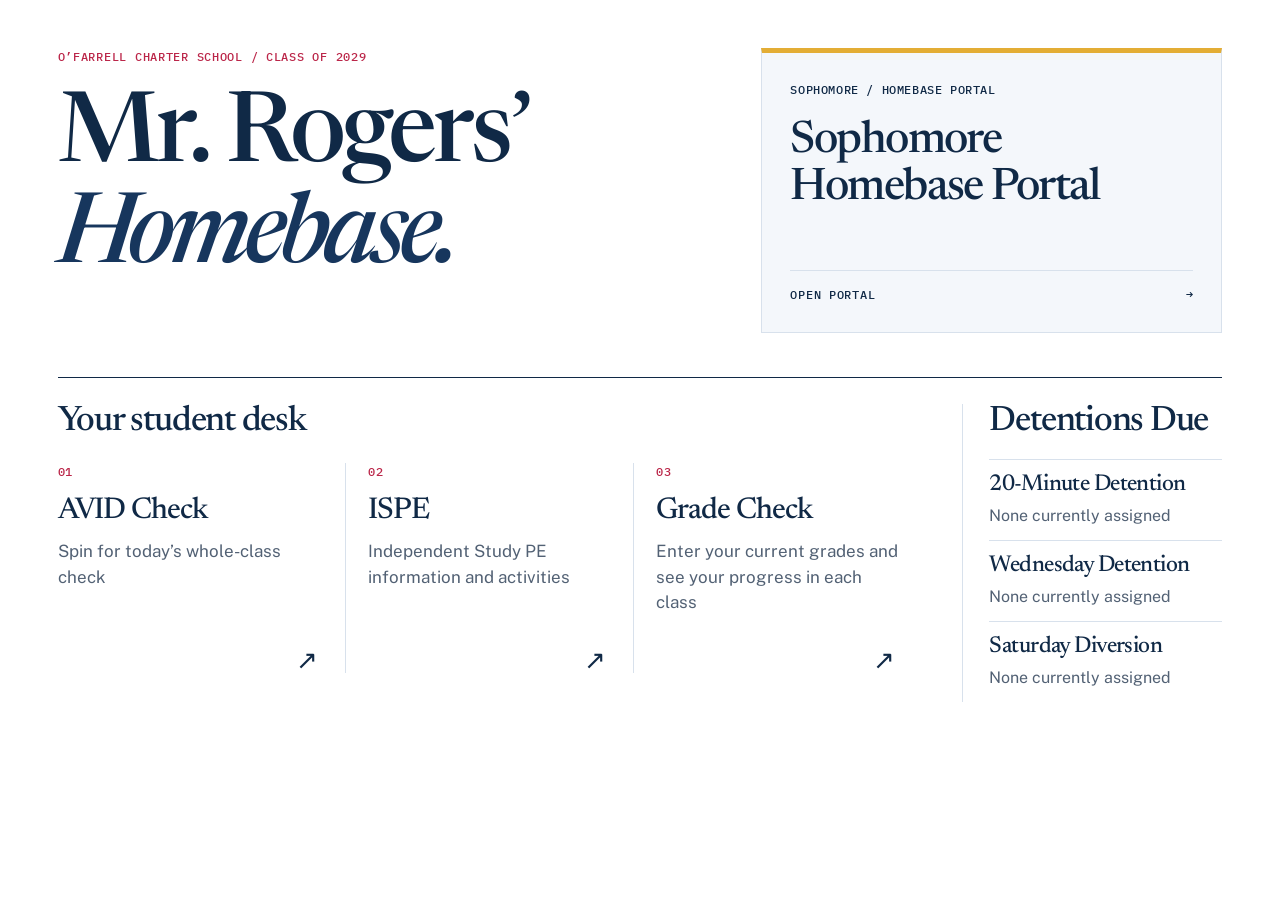
<file: index.html>
<!DOCTYPE html>
<html lang="en">
<head>
<meta charset="UTF-8">
<meta name="viewport" content="width=device-width, initial-scale=1.0">
<title>MR. ROGERS' HOMEBASE</title>
<meta name="description" content="Mr. Rogers' Homebase for weekly check-ins and activities.">
<link rel="preconnect" href="https://fonts.googleapis.com">
<link rel="preconnect" href="https://fonts.gstatic.com" crossorigin>
<link rel="canonical" href="https://wpr-creator.github.io/homebase/">
<meta property="og:type" content="website">
<meta property="og:site_name" content="Mr. Rogers' Homebase">
<meta property="og:title" content="Mr. Rogers' Homebase">
<meta property="og:description" content="Mr. Rogers' Homebase for weekly check-ins and activities.">
<meta property="og:url" content="https://wpr-creator.github.io/homebase/">
<meta property="og:image" content="https://wpr-creator.github.io/homebase/social-preview-2026.png?v=3">
<meta property="og:image:secure_url" content="https://wpr-creator.github.io/homebase/social-preview-2026.png?v=3">
<meta property="og:image:type" content="image/png">
<meta property="og:image:width" content="1200">
<meta property="og:image:height" content="630">
<meta property="og:image:alt" content="Mr. Rogers' Homebase in white and gold on an O'Farrell navy background.">
<meta name="twitter:card" content="summary_large_image">
<meta name="twitter:title" content="Mr. Rogers' Homebase">
<meta name="twitter:description" content="Mr. Rogers' Homebase for weekly check-ins and activities.">
<meta name="twitter:image" content="https://wpr-creator.github.io/homebase/social-preview-2026.png?v=3">
<meta name="twitter:image:alt" content="Mr. Rogers' Homebase in white and gold on an O'Farrell navy background.">
<style>
*, *::before, *::after { box-sizing: border-box; margin: 0; padding: 0; }

:root {
  --navy: #17365d;
  --navy-dark: #102946;
  --navy-soft: #e8f2ff;
  --gold: #e3ad35;
  --gold-soft: #fff9e9;
  --red: #bb2649;
  --paper: #f4f7fb;
  --white: #ffffff;
  --ink: #172638;
  --muted: #53667c;
  --line: #d8e1ec;
  --green: #176b4d;
  --shadow: 0 16px 38px rgba(16, 41, 70, .12);
}

html { scroll-behavior: smooth; }
[hidden] { display: none !important; }

body {
  font-family: 'Public Sans', Arial, Helvetica, sans-serif;
  background: var(--paper);
  color: var(--ink);
  min-height: 100vh;
  overflow-x: hidden;
}

.hero {
  padding: clamp(2.4rem, 6vw, 4rem) max(24px, calc((100vw - 1120px) / 2)) clamp(2.4rem, 6vw, 4rem);
  background: var(--navy-dark);
  border-bottom: 8px solid var(--gold);
}
.hero > * { max-width: 1120px; margin-left: auto; margin-right: auto; }
.hero p {
  margin-bottom: .55rem;
  color: var(--gold);
  font-size: 1rem;
  font-weight: 800;
  letter-spacing: .18em;
  text-transform: uppercase;
}
.hero h1 {
  color: var(--white);
  font-family: 'Newsreader', Georgia, serif;
  font-size: clamp(4rem, 9vw, 7rem);
  font-weight: 800;
  line-height: .82;
  letter-spacing: .025em;
  text-transform: uppercase;
}
.hero h1 span { display: block; margin-top: .18em; color: var(--gold); font-size: .68em; letter-spacing: .1em; }

.section {
  max-width: 1120px;
  margin: 0 auto;
  padding: 2.2rem 24px 3rem;
}

.home-content {
  display: grid;
  grid-template-columns: minmax(0, 1fr) 250px;
  align-items: start;
  gap: clamp(2rem, 6vw, 5rem);
}
.home-main { min-width: 0; }
.portal-link {
  min-height: 116px;
  padding: 1.2rem 1.4rem;
  display: flex;
  align-items: center;
  gap: 1rem;
  border-left: 8px solid var(--gold);
  background: var(--navy);
  color: var(--white);
  text-decoration: none;
  transition: background .2s;
}
.portal-link:hover { background: var(--navy-dark); }
.portal-title {
  color: var(--white);
  font-family: 'Newsreader', Georgia, serif;
  font-size: 1.9rem;
  font-weight: 700;
  letter-spacing: .04em;
  text-transform: uppercase;
}
.portal-action {
  margin-left: auto;
  color: var(--gold);
  font-family: 'Newsreader', Georgia, serif;
  font-size: 1.2rem;
  font-weight: 700;
  letter-spacing: .08em;
  text-transform: uppercase;
  white-space: nowrap;
  transition: color .2s;
}
.home-section-heading {
  margin: 2rem 0 .7rem;
  color: var(--navy-dark);
  font-family: 'Newsreader', Georgia, serif;
  font-size: 2.35rem;
  font-weight: 700;
  letter-spacing: .055em;
  text-transform: uppercase;
}
.activity-list { list-style: none; border-top: 1px solid var(--line); }
.activity-list li { border-bottom: 1px solid var(--line); }
.activity-row {
  min-height: 112px;
  padding: 1.1rem .45rem 1.1rem .15rem;
  display: grid;
  grid-template-columns: 42px minmax(0, 1fr) auto;
  align-items: center;
  gap: 1rem;
  color: var(--ink);
  text-decoration: none;
  transition: padding .18s, color .18s;
}
.activity-row:hover { padding-left: .5rem; color: var(--navy); background: var(--gold-soft); }
.activity-index {
  color: var(--navy);
  font-family: 'Newsreader', Georgia, serif;
  font-size: 1.8rem;
  font-weight: 700;
  letter-spacing: .03em;
}
.activity-row h3 {
  margin-bottom: .28rem;
  color: var(--navy-dark);
  font-family: 'Newsreader', Georgia, serif;
  font-size: 1.8rem;
  font-weight: 700;
  letter-spacing: .045em;
  text-transform: uppercase;
}
.activity-row p { color: var(--muted); font-size: 1.08rem; font-weight: 550; line-height: 1.45; }
.activity-arrow {
  color: var(--red);
  font-size: 1.65rem;
  line-height: 1;
}
.detention-notice {
  margin-top: .8rem;
  padding: .2rem 0 .2rem 1.1rem;
  border-left: 2px solid var(--red);
}
.detention-heading {
  margin: 0 0 .45rem;
  color: var(--navy-dark);
  font-family: 'Newsreader', Georgia, serif;
  font-size: 2.15rem;
  font-weight: 700;
  letter-spacing: .04em;
  line-height: 1.05;
  text-transform: uppercase;
}
.detention-type { padding: .7rem 0; border-top: 1px solid var(--line); }
.detention-type h3 {
  color: var(--navy-dark);
  font-family: 'Newsreader', Georgia, serif;
  font-size: 1.25rem;
  font-weight: 700;
  letter-spacing: .04em;
  line-height: 1.15;
  text-transform: uppercase;
}
.detention-empty { margin-top: .35rem; color: var(--muted); font-size: 1rem; line-height: 1.4; }
.detention-names { margin-top: .25rem; list-style: none; }
.detention-names li {
  padding: .2rem 0;
  color: var(--red);
  font-size: 1.15rem;
  font-weight: 800;
}
.portal-link:focus-visible, .activity-row:focus-visible {
  outline: 3px solid var(--gold);
  outline-offset: 3px;
}

.agenda-section { padding-top: 2rem; }
.agenda-shell {
  min-height: calc(100vh - 190px);
  display: grid;
  grid-template-columns: minmax(0, 1.65fr) minmax(300px, .75fr);
  background: var(--white);
  border: 1px solid var(--line);
  box-shadow: var(--shadow);
  overflow: hidden;
}
.agenda-main { padding: clamp(2rem, 6vw, 5rem); }
.agenda-kicker, .agenda-side-label {
  color: var(--red);
  font-size: .72rem;
  font-weight: 950;
  letter-spacing: .12em;
  text-transform: uppercase;
}
.agenda-main h2 {
  margin: .45rem 0 1.4rem;
  padding-bottom: 1rem;
  border-bottom: 10px solid var(--navy);
  color: var(--navy-dark);
  font-size: clamp(3rem, 8vw, 7rem);
  font-weight: 950;
  line-height: .88;
  letter-spacing: -.06em;
  overflow-wrap: anywhere;
}
.day-summary { max-width: 820px; color: var(--muted); font-size: clamp(1.05rem, 2vw, 1.35rem); font-weight: 700; line-height: 1.5; white-space: pre-wrap; }
.day-summary strong, .agenda-list strong { color: var(--navy-dark); font-weight: 950; }
.day-summary a, .agenda-list a { color: var(--navy); font-weight: 950; overflow-wrap: anywhere; text-decoration-thickness: 2px; text-underline-offset: .18em; }
.day-summary a:hover, .agenda-list a:hover { color: var(--red); }
.day-summary a:focus-visible, .agenda-list a:focus-visible { outline: 3px solid var(--gold); outline-offset: 3px; }
.agenda-list { margin: 1.5rem 0 0; padding: 0; list-style: none; display: grid; gap: .75rem; }
.agenda-list li {
  padding: 1rem 1.15rem;
  border-left: 6px solid var(--gold);
  color: var(--ink);
  background: var(--gold-soft);
  font-family: Arial, Helvetica, sans-serif;
  font-size: clamp(.96rem, 1.35vw, 1.08rem);
  font-weight: 650;
  letter-spacing: .005em;
  line-height: 1.5;
}
.agenda-list li::before { content: none; }
.agenda-empty { color: var(--muted); font-style: italic; }
.agenda-side {
  padding: clamp(2rem, 5vw, 3.5rem);
  display: flex;
  flex-direction: column;
  justify-content: center;
  color: var(--white);
  background: var(--navy-dark);
  border-left: 10px solid var(--gold);
}
.agenda-side-label { color: var(--gold); }
.agenda-weekday { margin-top: .8rem; color: var(--gold); font-size: clamp(1.25rem, 3vw, 2.3rem); font-weight: 950; letter-spacing: .08em; text-transform: uppercase; }
.agenda-date { display: block; color: var(--white); font-size: clamp(4rem, 8vw, 7.5rem); font-weight: 950; line-height: .82; letter-spacing: -.07em; text-transform: uppercase; overflow-wrap: anywhere; }
.day-badge {
  width: fit-content;
  margin-top: 1.6rem;
  padding: .65rem .9rem;
  color: var(--white);
  background: var(--red);
  font-size: .9rem;
  font-weight: 950;
  letter-spacing: .08em;
  text-transform: uppercase;
}
.day-badge[data-kind="A"] { color: var(--navy-dark); background: var(--gold); }
.day-badge[data-kind="B"] { background: var(--red); }
.day-badge[data-kind="SPECIAL"] { color: var(--navy-dark); background: var(--gold); }
.agenda-portal-link {
  width: fit-content;
  margin-top: 1rem;
  padding: .8rem 1rem;
  color: var(--navy-dark);
  background: var(--gold);
  border: 2px solid var(--gold);
  font-size: .72rem;
  font-weight: 950;
  letter-spacing: .06em;
  line-height: 1.35;
  text-decoration: none;
  text-transform: uppercase;
}
.agenda-portal-link:hover { color: var(--white); background: transparent; }
.upcoming-strip { margin-bottom: 1rem; background: var(--white); border: 1px solid var(--line); }
.upcoming-heading { padding: 1rem 1.25rem; color: var(--white); background: var(--navy); font-size: .72rem; font-weight: 950; letter-spacing: .12em; text-transform: uppercase; }
.upcoming-days { display: grid; grid-template-columns: repeat(5, 1fr); }
.upcoming-day { min-width: 0; padding: 1rem; border-right: 1px solid var(--line); }
.upcoming-day:last-child { border-right: 0; }
.upcoming-day time { display: block; color: var(--red); font-size: .7rem; font-weight: 950; letter-spacing: .06em; text-transform: uppercase; }
.upcoming-day strong { display: block; margin: .45rem 0; color: var(--navy-dark); font-size: 1rem; font-weight: 950; }
.upcoming-day p { color: var(--muted); font-size: .76rem; font-weight: 650; line-height: 1.45; }

.hb-work-section { padding-top: 2rem; }
.hb-work-hero { padding: clamp(2.5rem, 7vw, 6rem); color: var(--white); background: var(--navy-dark); border-bottom: 16px solid var(--gold); }
.hb-work-hero .agenda-kicker { color: var(--gold); }
.hb-work-hero h1 { max-width: 900px; margin: .5rem 0 1rem; font-size: clamp(3rem, 8vw, 7rem); font-weight: 950; line-height: .86; letter-spacing: -.06em; }
.hb-work-hero p:last-child { max-width: 720px; color: #dce5f1; font-size: clamp(1rem, 2vw, 1.3rem); font-weight: 700; line-height: 1.5; }
.hb-work-grid { margin-top: 1rem; display: grid; grid-template-columns: repeat(3, 1fr); gap: 1rem; }
.hb-work-grid article { min-height: 210px; padding: 1.5rem; background: var(--white); border: 1px solid var(--line); border-top: 7px solid var(--navy); }
.hb-work-grid article:nth-child(2) { border-top-color: var(--gold); }
.hb-work-grid article:nth-child(3) { border-top-color: var(--red); }
.hb-work-grid h2 { margin-bottom: .7rem; color: var(--navy-dark); font-size: 1.4rem; }
.hb-work-grid p { color: var(--muted); font-weight: 650; line-height: 1.5; }

.admin-overlay { position: fixed; z-index: 900; inset: 0; padding: 1rem; display: grid; place-items: center; background: rgba(3,39,84,.88); }
.admin-panel { width: min(800px, 100%); max-height: calc(100vh - 2rem); overflow: auto; background: var(--paper); border: 6px solid var(--white); box-shadow: 0 24px 80px rgba(0,0,0,.55); }
.admin-header { padding: 1.2rem; display: flex; justify-content: space-between; gap: 1rem; color: var(--white); background: var(--navy-dark); }
.admin-header h2 { margin: .2rem 0 0; }
.admin-header .agenda-kicker { color: var(--gold); }
.admin-header button { width: 46px; height: 46px; border: 1px solid var(--white); color: var(--white); background: transparent; cursor: pointer; font-size: 1.6rem; }
.admin-grid { padding: 1.2rem; display: grid; gap: 1rem; }
.admin-grid fieldset { margin: 0; padding: 1rem; border: 1px solid var(--line); }
.admin-grid label, .admin-grid legend { display: grid; gap: .4rem; color: var(--navy-dark); font-size: .75rem; font-weight: 950; letter-spacing: .06em; }
.admin-grid input, .admin-grid textarea, .admin-grid select { width: 100%; min-height: 46px; padding: .75rem; border: 1px solid #8d99a5; color: var(--ink); background: var(--white); font: 700 .95rem Arial, sans-serif; }
.admin-grid textarea { resize: vertical; }
.admin-grid input[type="checkbox"] { width: 22px; min-height: 22px; padding: 0; }
.admin-check { margin-bottom: .8rem; display: grid !important; grid-template-columns: 22px 1fr; align-items: center; gap: .65rem !important; }
.admin-two-column { display: grid; grid-template-columns: 1fr 1fr; gap: .75rem; }
.admin-note { margin: .4rem 0 .8rem; color: var(--muted); font-size: .75rem; font-weight: 650; line-height: 1.45; }
.admin-token-help { display: inline-block; margin-bottom: .7rem; color: var(--navy); font-size: .75rem; font-weight: 950; }
.admin-token-row { display: grid; grid-template-columns: 1fr auto auto; gap: .6rem; align-items: end; }
.admin-token-row button, .admin-actions button { min-height: 46px; padding: .65rem .8rem; border: 1px solid var(--navy-dark); background: var(--white); cursor: pointer; font-size: .72rem; font-weight: 950; }
.admin-connection-status { margin: .7rem 0 0; padding: .65rem .8rem; background: var(--navy-soft); border-left: 5px solid var(--navy); font-size: .74rem; font-weight: 900; }
.admin-connection-status[data-connected="true"] { color: var(--white); background: var(--navy); }
.admin-actions { padding: 1.2rem; display: flex; align-items: center; justify-content: flex-end; gap: .6rem; border-top: 1px solid var(--line); background: var(--white); }
.admin-actions p { margin-right: auto; max-width: 350px; color: var(--muted); font-size: .72rem; font-weight: 700; line-height: 1.4; }
#admin-publish { color: var(--white); background: var(--navy); }
.admin-actions button:disabled, .admin-token-row button:disabled { color: #777; background: #e3e5e6; cursor: not-allowed; }
.admin-status { min-height: 1.5rem; margin: 0; padding: 0 1.2rem 1rem; color: var(--navy-dark); font-size: .78rem; font-weight: 900; }

@media (max-width: 700px) {
  .hero { padding: 2.2rem 1rem 2rem; }
  .hero p { font-size: .82rem; }
  .hero h1 { font-size: clamp(3.3rem, 15vw, 5rem); }
  .section { padding: 1.5rem 1rem 2.25rem; }
  .portal-link { align-items: flex-start; flex-direction: column; gap: .7rem; }
  .portal-action { margin-left: 0; }
  .home-section-heading { margin-top: 1.7rem; }
  .home-content { grid-template-columns: 1fr; gap: 2rem; }
  .detention-notice { margin-top: 0; padding: 1rem 0 0; border-top: 2px solid var(--red); border-left: 0; }
  .agenda-shell { grid-template-columns: 1fr; }
  .agenda-main { padding: 2rem 1.5rem; }
  .agenda-main h2 { font-size: 3.35rem; }
  .agenda-side { min-height: 300px; border-left: 0; border-top: 10px solid var(--gold); }
  .agenda-date { font-size: 3.8rem; }
  .upcoming-days { grid-template-columns: 1fr; }
  .upcoming-day { border-right: 0; border-bottom: 1px solid var(--line); }
  .upcoming-day strong, .upcoming-day p { overflow-wrap: anywhere; }
  .upcoming-day:last-child { border-bottom: 0; }
  .hb-work-grid { grid-template-columns: 1fr; }
  .admin-two-column, .admin-token-row { grid-template-columns: 1fr; }
  .admin-actions { align-items: stretch; flex-direction: column; }
  .admin-actions p { margin-right: 0; }
}

@media (prefers-reduced-motion: reduce) {
  *, *::before, *::after { scroll-behavior: auto !important; transition-duration: .01ms !important; }
}
</style>
<style>
:root{--paper:#ffffff;--ink:#102946;--line:#d8e1ec;--muted:#526174}
body{background:var(--paper);font-size:18px}
.skip{position:absolute;top:-100px;left:20px;z-index:10;padding:12px;background:#fff;color:var(--navy-dark)}.skip:focus{top:10px}
.site-header{border-bottom:1px solid var(--line)}
.header-inner{max-width:1440px;margin:auto;padding:18px 4.5%;display:flex;align-items:center;justify-content:space-between;gap:28px}
.brand{display:flex;align-items:center;gap:13px;text-decoration:none;color:var(--navy-dark)}
.school-mark{width:48px;height:48px;object-fit:contain}
.brand strong{display:block;font:600 29px/1 'Newsreader',Georgia,serif;letter-spacing:-.04em}
.brand small,.header-nav,.opening-label,.portal-action,.activity-index,.section-label{font:500 12px/1.5 'IBM Plex Mono',monospace;letter-spacing:.06em;text-transform:uppercase}
.brand small{display:block;margin-top:7px;font-size:10px}
.header-nav{display:flex;align-items:center;gap:25px}.header-nav a{color:var(--navy-dark);text-decoration:none;padding:12px 0}.header-nav a:last-child{background:#fff;color:var(--navy-dark);padding:12px 20px;border:1px solid var(--navy-dark);border-bottom:3px solid var(--gold)}.header-nav a:hover{text-decoration:underline;text-underline-offset:5px}
.home-opening{max-width:1440px;margin:auto;padding:48px 4.5% 44px;display:grid;grid-template-columns:1.35fr 1fr;gap:7%;align-items:stretch}
.hero{padding:0;background:transparent;border:0;margin:0}
.hero p{margin:0 0 28px;color:var(--red);font:500 12px/1.5 'IBM Plex Mono',monospace;letter-spacing:.06em}
.hero h1{color:var(--navy-dark);font:500 clamp(64px,7.6vw,112px)/.92 'Newsreader',Georgia,serif;letter-spacing:-.065em;text-transform:none}
.hero h1 span{display:block;margin-top:.1em;color:var(--navy);font:italic 500 1em/.95 'Newsreader',Georgia,serif;letter-spacing:-.065em}
.portal-link{min-height:285px;padding:28px;display:flex;flex-direction:column;align-items:stretch;gap:20px;background:#f4f7fb;border:1px solid #d8e1ec;border-top:5px solid var(--gold);color:var(--navy-dark)}
.portal-link:hover{background:#e8f2ff}
.portal-meta{font:500 12px/1.5 'IBM Plex Mono',monospace;letter-spacing:.05em;text-transform:uppercase}
.portal-title{display:block;margin:0;color:var(--navy-dark);font:500 clamp(32px,3.5vw,48px)/1.04 'Newsreader',Georgia,serif;letter-spacing:-.035em;text-transform:none}
.portal-action{margin:auto 0 0;padding-top:15px;border-top:1px solid var(--line);color:var(--navy-dark);display:flex;justify-content:space-between}
.section{max-width:1440px;padding:0 4.5% 48px}
.home-content{border-top:1px solid var(--navy-dark);grid-template-columns:minmax(0,1fr) 260px;gap:40px;padding-top:26px}
.home-section-heading,.detention-heading{font:500 35px/1.05 'Newsreader',Georgia,serif;letter-spacing:-.035em;text-transform:none}
.home-section-heading{margin:0 0 22px}
.activity-list{display:grid;grid-template-columns:repeat(3,minmax(0,1fr));border:0}
.activity-list li{border:0;border-right:1px solid var(--line);padding:0 22px}.activity-list li:first-child{padding-left:0}.activity-list li:last-child{border-right:0}
.activity-row{position:relative;display:flex;flex-direction:column;align-items:flex-start;gap:15px;padding:0 0 36px;min-height:210px}
.activity-row:hover{padding:0 0 36px;background:transparent}
.activity-index{font-size:12px;color:var(--red)}
.activity-row h3{font:500 30px/1.05 'Newsreader',Georgia,serif;letter-spacing:-.035em;text-transform:none;margin:0 0 12px;color:var(--navy-dark)}
.activity-row:hover h3{text-decoration:underline;text-decoration-thickness:1px;text-underline-offset:5px}
.activity-row p{font-size:17px;font-weight:400;line-height:1.5}
.activity-arrow{position:absolute;bottom:0;right:5px;color:var(--navy-dark);font-size:26px}
.detention-notice{margin:0;padding:0 0 0 26px;border-left:1px solid var(--line)}
.detention-heading{margin:0 0 18px}
.detention-type{padding:12px 0}.detention-type h3{font:600 17px/1.3 'Public Sans',Arial,sans-serif;letter-spacing:0;text-transform:none}
.detention-names li{font-size:19px;font-weight:700}.detention-empty{font-size:16px}
a:focus-visible{outline:3px solid var(--red);outline-offset:5px}
@media(max-width:1000px){.home-content{grid-template-columns:1fr}.detention-notice{padding:24px 0 0;border-left:0;border-top:1px solid var(--line);display:grid;grid-template-columns:repeat(3,1fr);gap:20px}.detention-heading{grid-column:1/-1;margin:0}.home-opening{gap:5%}.header-nav{gap:16px}.hero h1{font-size:clamp(60px,8vw,90px)}}
@media(max-width:700px){.header-inner{padding:16px 5%;align-items:flex-start;flex-wrap:wrap;gap:16px}.header-nav{width:100%;justify-content:space-between;gap:12px;font-size:11px}.header-nav a:last-child{padding:10px 14px}.home-opening{padding:32px 5%;grid-template-columns:1fr;gap:30px}.hero p{font-size:11px;margin-bottom:20px}.hero h1{font-size:clamp(62px,13vw,90px)}.portal-link{min-height:235px;padding:24px;flex-direction:column}.portal-title{font-size:38px}.section{padding:0 5% 36px}.activity-list{grid-template-columns:1fr}.activity-list li,.activity-list li:first-child{padding:20px 0;border-right:0;border-bottom:1px solid var(--line)}.activity-list li:first-child{padding-top:0}.activity-row{min-height:0;padding-bottom:28px;gap:10px}.activity-row:hover{padding-bottom:28px}.activity-row h3{font-size:32px}.home-content{padding-top:24px;gap:30px}.detention-notice{grid-template-columns:1fr;gap:0}.detention-heading{margin-bottom:18px}.home-section-heading{font-size:36px}}
</style>
<link rel="stylesheet" href="homebase-theme.css?v=20261115-uniform-2">
</head>
<body class="hb-site" data-hb-page="home">

<a class="skip" href="#student-links">Skip to student links</a>
<div class="home-opening">
<section class="hero"><p>O’Farrell Charter School / Class of 2029</p><h1>Mr. Rogers’<span>Homebase.</span></h1></section>
<a class="portal-link" href="https://sites.google.com/ofarrellschool.org/homebase/Sophomore"><span class="portal-meta">Sophomore / Homebase portal</span><span class="portal-title">Sophomore<br>Homebase Portal</span><span class="portal-action">Open portal <span aria-hidden="true">→</span></span></a>
</div>
<section class="section" id="home" data-view="home">
<div class="home-content">
<main class="home-main" id="student-links"><h2 class="home-section-heading">Your student desk</h2>
      <ul class="activity-list">
        <li>
          <a class="activity-row" href="./avid-check/">
            <span class="activity-index" aria-hidden="true">01</span>
            <span><h3>AVID Check</h3><p>Spin for today’s whole-class check</p></span>
            <span class="activity-arrow" aria-hidden="true">↗</span>
          </a>
        </li>
        <li>
          <a class="activity-row" href="https://sites.google.com/ofarrellschool.org/homebase/ispe" aria-label="Open ISPE, Independent Study PE">
            <span class="activity-index" aria-hidden="true">02</span>
            <span><h3>ISPE</h3><p>Independent Study PE information and activities</p></span>
            <span class="activity-arrow" aria-hidden="true">↗</span>
          </a>
        </li>
        <li>
          <a class="activity-row" href="https://script.google.com/a/macros/ofarrellschool.org/s/AKfycbyTlmf-qRkpWc_uRXry2GgxvPpMSDtVQNLqRIA299nyR0rSpZlJZ5dp6X6DLPGvi-kExQ/exec?mode=grades">
            <span class="activity-index" aria-hidden="true">03</span>
            <span><h3>Grade Check</h3><p>Enter your current grades and see your progress in each class</p></span>
            <span class="activity-arrow" aria-hidden="true">↗</span>
          </a>
        </li>
      </ul>
</main>
    <aside class="detention-notice" aria-labelledby="detention-title">
      <h2 class="detention-heading" id="detention-title">Detentions Due</h2>
      <section class="detention-type" aria-labelledby="regular-detention-title">
        <h3 id="regular-detention-title">20-Minute Detention</h3>
        <p class="detention-empty">None currently assigned</p>
      </section>
      <section class="detention-type" aria-labelledby="wednesday-detention-title">
        <h3 id="wednesday-detention-title">Wednesday Detention</h3>
        <p class="detention-empty">None currently assigned</p>
      </section>
      <section class="detention-type" aria-labelledby="saturday-diversion-title">
        <h3 id="saturday-diversion-title">Saturday Diversion</h3>
        <p class="detention-empty">None currently assigned</p>
      </section>
    </aside>
</div></section>
<section class="section hb-work-section" id="hb-work" data-view="hb-work" hidden>
  <div class="hb-work-hero">
    <p class="agenda-kicker">Homebase activities</p>
    <h1 id="hb-work-title">HB WORK</h1>
    <p id="hb-work-intro">Homebase assignments and activities will appear here when this page opens.</p>
  </div>
  <div class="hb-work-grid" aria-label="Homebase work areas">
    <article><h2>THIS WEEK</h2><p>Current Homebase directions and activities will appear here.</p></article>
    <article><h2>RESOURCES</h2><p>Links and materials for Homebase work will appear here.</p></article>
    <article><h2>FINISH &amp; SUBMIT</h2><p>Submission directions will appear here when an activity is assigned.</p></article>
  </div>
</section>

<section class="section agenda-section" id="agenda" data-view="agenda" hidden>
  <section class="upcoming-strip" aria-labelledby="upcoming-heading">
    <h2 class="upcoming-heading" id="upcoming-heading">COMING SOON</h2>
    <div class="upcoming-days" id="upcoming-days"></div>
  </section>
  <div class="agenda-shell">
    <article class="agenda-main" aria-labelledby="agenda-title">
      <p class="agenda-kicker" id="agenda-kicker">Today in Homebase</p>
      <h2 id="agenda-title">AGENDA</h2>
      <p class="day-summary" id="day-summary"></p>
      <ul class="agenda-list" id="agenda-list"></ul>
    </article>
    <aside class="agenda-side" aria-label="Date and school schedule">
      <p class="agenda-side-label">School schedule</p>
      <p class="agenda-weekday" id="agenda-weekday"></p>
      <time class="agenda-date" id="agenda-date"></time>
      <p class="day-badge" id="day-badge"></p>
      <a class="agenda-portal-link" href="https://sites.google.com/ofarrellschool.org/homebase/Sophomore">Class of 2029 Homebase Portal</a>
    </aside>
  </div>
</section>

<div class="admin-overlay" id="admin-overlay" role="dialog" aria-modal="true" aria-labelledby="admin-title" hidden>
  <div class="admin-panel">
    <div class="admin-header">
      <div><p class="agenda-kicker">Type “dev” to open or close</p><h2 id="admin-title">HOMEBASE EDIT MODE</h2></div>
      <button type="button" id="admin-close" aria-label="Close Homebase edit mode">×</button>
    </div>
    <div class="admin-grid">
      <fieldset>
        <legend>AGENDA DATE</legend>
        <p class="admin-note">Choose a date, then add only what students should see. Use **bold text** for emphasis or [link words](https://example.com) for a labeled link.</p>
        <label>DATE<input id="admin-agenda-date" type="date"></label>
        <label class="admin-check"><input id="admin-agenda-custom" type="checkbox"><span>Edit agenda text for this date</span></label>
        <div class="admin-two-column">
          <label>SCHEDULE TYPE
            <select id="admin-agenda-kind"><option value="AUTO">AUTO</option><option value="A">A DAY</option><option value="B">B DAY</option><option value="SPECIAL">SPECIAL</option><option value="NO SCHOOL">NO SCHOOL</option></select>
          </label>
          <label>CUSTOM BADGE LABEL<input id="admin-agenda-label" type="text" maxlength="50" placeholder="OPTIONAL"></label>
        </div>
        <label>DAY SUMMARY<textarea id="admin-agenda-summary" rows="3"></textarea></label>
        <label>REMINDERS · ONE PER LINE<textarea id="admin-agenda-items" rows="6"></textarea></label>
      </fieldset>
      <fieldset>
        <legend>HB WORK LANDING PAGE</legend>
        <label class="admin-check"><input id="admin-hb-open" type="checkbox"><span>Open HB Work for students</span></label>
        <p class="admin-note">This is saved as one site-wide setting. Leave it unchecked until the page is ready.</p>
        <label>PAGE TITLE<input id="admin-hb-title" type="text" maxlength="50"></label>
        <label>INTRODUCTION<textarea id="admin-hb-intro" rows="3"></textarea></label>
      </fieldset>
      <fieldset>
        <legend>GITHUB CONNECTION</legend>
        <p class="admin-note">Use a fine-grained token with Contents: Read and write access to only the homebase repository. The token stays in this browser and is never written into the site.</p>
        <a class="admin-token-help" href="https://github.com/settings/personal-access-tokens/new" target="_blank" rel="noopener">CREATE A FINE-GRAINED TOKEN ↗</a>
        <div class="admin-token-row">
          <label>GITHUB TOKEN<input id="admin-github-token" type="password" autocomplete="off" spellcheck="false" placeholder="PASTE TOKEN"></label>
          <button type="button" id="admin-token-save">SAVE TOKEN</button>
          <button type="button" id="admin-token-remove">REMOVE TOKEN</button>
        </div>
        <p class="admin-connection-status" id="admin-connection-status"></p>
      </fieldset>
    </div>
    <div class="admin-actions">
      <p>Preview stays on this device. Publish writes <strong>site-content.json</strong> to GitHub so everyone receives the update.</p>
      <button type="button" id="admin-reset">RESET TO LIVE</button>
      <button type="button" id="admin-save-preview">SAVE PREVIEW</button>
      <button type="button" id="admin-publish">SAVE &amp; PUBLISH</button>
    </div>
    <p class="admin-status" id="admin-status" role="status"></p>
  </div>
</div>

<script>
(() => {
  'use strict';

  const SCHOOL_YEAR_START = '2026-08-04';
  const SCHOOL_YEAR_END = '2027-05-27';
  const CONTENT_STORAGE_KEY = 'homebase-site-content-v1';
  const GITHUB_TOKEN_STORAGE_KEY = 'homebase-github-token-v1';
  const GITHUB_CONTENT_URL = 'https://api.github.com/repos/wpr-creator/homebase/contents/site-content.json';
  const defaultContent = {
    hbWorkOpen: false,
    hbWork: {
      title: 'HB WORK',
      intro: 'Homebase assignments and activities will appear here when this page opens.'
    },
    agendaOverrides: {}
  };
  let siteContent = structuredClone(defaultContent);
  let liveContentFingerprint = '';
  let devKeys = '';
  let renderedAgendaDate = new Date();

  // Calendar-specific changes and student-facing notices for the opening weeks.
  const calendar = {
    '2026-08-03': { kind: 'NO SCHOOL', summary: 'Teacher professional development day.', items: ['Students begin school tomorrow.'] },
    '2026-08-04': { kind: 'SPECIAL', label: 'First Day · Special Schedule', summary: 'First day of school with extended Homebase and all six periods on a minimum-day schedule.', items: ['Bring your charged Chromebook and school supplies.', 'Use Homebase to review the week and get organized.'] },
    '2026-08-05': { kind: 'SPECIAL', label: 'Six-Period Day', summary: 'Regular six-period schedule today.', items: ['Be ready to visit every class.'] },
    '2026-08-07': { kind: 'SPECIAL', label: 'Luau · Special Schedule', summary: 'Welcome Back Luau special schedule.', items: ['Listen for the adjusted bell schedule and Homebase directions.'] },
    '2026-08-10': { items: ['Initial ELPAC testing begins for participating students.'] },
    '2026-08-11': { items: ['Initial ELPAC testing continues.'] },
    '2026-08-12': { kind: 'B', items: ['Initial ELPAC testing continues.', 'MAP Reading testing is scheduled.'] },
    '2026-08-13': { items: ['Picture Day is today.', 'Initial ELPAC testing continues.'] },
    '2026-08-14': { items: ['Last day to request a class change.', 'Initial ELPAC testing continues.'] },
    '2026-08-17': { items: ['9th Grade Retreat Town Hall.', 'Initial ELPAC testing continues.'] },
    '2026-08-18': { items: ['Initial ELPAC testing continues.'] },
    '2026-08-19': { kind: 'A', items: ['MAP Math testing is scheduled.', 'High School Meeting today.'] },
    '2026-08-20': { items: ['Back to School Night is 5:00–6:30 p.m.', 'Initial ELPAC testing continues.'] },
    '2026-08-21': { items: ['9th Grade Retreat Town Hall.', 'Initial ELPAC testing continues.'] },
    '2026-08-24': { items: ['CCAP classes begin.'] },
    '2026-08-25': { items: ['Lockdown drill today. Follow staff directions.'] },
    '2026-08-26': { kind: 'B', items: ['Freshmen Retreat.', 'MAP Language testing is scheduled.'] },
    '2026-08-27': { items: ['Freshmen Retreat continues.'] },
    '2026-08-28': { items: ['Freshmen Retreat continues.'] },
    '2026-09-02': { kind: 'A', items: ['High School Meeting today.'] },
    '2026-09-04': { items: ['Senior Sunrise.', 'Coffee with the Principal at 8:45 a.m. in the Nest.'] },
    '2026-09-07': { kind: 'NO SCHOOL', summary: 'No school — Labor Day.', items: [] },
    '2026-09-09': { kind: 'A', label: 'Modified A Day', summary: 'Modified A Day after the Labor Day closure.', items: [] },
    '2026-09-15': { items: ['Club Rush today.'] },
    '2026-09-16': { kind: 'B', items: ['High School Meeting today.'] },
    '2026-09-18': { items: ['Period 1 ends today.', 'Fire drill today. Follow staff directions.'] },
    '2026-09-21': { items: ['PAL Conferences begin this week.'] },
    '2026-09-22': { items: ['PAL Conferences continue.', 'Period 1 grades are due at 7:00 a.m.'] },
    '2026-09-23': { kind: 'A', items: ['PAL Conferences continue.'] },
    '2026-09-24': { items: ['PAL Conferences continue.'] },
    '2026-09-25': { items: ['PAL Conferences continue.'] },
    '2026-09-28': { kind: 'NO SCHOOL', summary: 'No school — Fall Break.', items: [] },
    '2026-09-29': { kind: 'NO SCHOOL', summary: 'No school — Fall Break.', items: [] },
    '2026-09-30': { kind: 'NO SCHOOL', summary: 'No school — Fall Break.', items: [] },
    '2026-10-01': { kind: 'NO SCHOOL', summary: 'No school — Fall Break.', items: [] },
    '2026-10-02': { kind: 'NO SCHOOL', summary: 'No school — Fall Break.', items: [] },
    '2026-10-05': { kind: 'NO SCHOOL', summary: 'No school — Teacher professional development day.', items: [] },
    '2026-10-07': { kind: 'A', label: 'Modified A Day', summary: 'Modified A Day.', items: ['Air Band preparation day.'] },
    '2026-10-13': { kind: 'SPECIAL', label: 'Homebase Day · No Classes', summary: 'Air Band Homebase Day — no regular classes.', items: [] },
    '2026-10-14': { kind: 'B', items: ['Air Band activities continue.'] },
    '2026-11-11': { kind: 'NO SCHOOL', summary: 'No school — Veterans Day.', items: [] },
    '2026-11-18': { kind: 'B', items: ['Turkey Trot during afternoon Homebase.'] },
    '2026-11-23': { kind: 'NO SCHOOL', summary: 'No school — Thanksgiving Break.', items: [] },
    '2026-11-24': { kind: 'NO SCHOOL', summary: 'No school — Thanksgiving Break.', items: [] },
    '2026-11-25': { kind: 'NO SCHOOL', summary: 'No school — Thanksgiving Break.', items: [] },
    '2026-11-26': { kind: 'NO SCHOOL', summary: 'No school — Thanksgiving Break.', items: [] },
    '2026-11-27': { kind: 'NO SCHOOL', summary: 'No school — Thanksgiving Break.', items: [] },
    '2026-12-14': { kind: 'SPECIAL', label: 'Finals Schedule', summary: 'Finals week schedule.', items: [] },
    '2026-12-15': { kind: 'SPECIAL', label: 'Finals Schedule', summary: 'Finals week schedule.', items: [] },
    '2026-12-16': { kind: 'SPECIAL', label: 'Finals Schedule', summary: 'Finals and holiday celebration.', items: [] },
    '2026-12-17': { kind: 'SPECIAL', label: 'Finals Schedule', summary: 'Finals schedule.', items: [] },
    '2026-12-18': { kind: 'SPECIAL', label: 'Finals Schedule', summary: 'Finals schedule.', items: [] }
  };

  const wednesdayDays = {
    '2026-08-12':'B','2026-08-19':'A','2026-08-26':'B','2026-09-02':'A','2026-09-09':'A','2026-09-16':'B','2026-09-23':'A',
    '2026-10-07':'A','2026-10-14':'B','2026-10-21':'SPECIAL','2026-10-28':'A','2026-11-04':'B','2026-11-18':'B','2026-12-02':'B','2026-12-09':'A',
    '2027-01-06':'A','2027-01-13':'B','2027-01-20':'A','2027-01-27':'B','2027-02-03':'A','2027-02-10':'B','2027-02-17':'A',
    '2027-02-24':'B','2027-03-03':'A','2027-03-10':'B','2027-03-17':'A','2027-03-24':'B','2027-04-07':'A',
    '2027-04-14':'B','2027-04-21':'A','2027-04-28':'B','2027-05-05':'A','2027-05-12':'B','2027-05-19':'SPECIAL','2027-05-26':'SPECIAL'
  };

  const iso = date => {
    const y = date.getFullYear();
    const m = String(date.getMonth() + 1).padStart(2, '0');
    const d = String(date.getDate()).padStart(2, '0');
    return `${y}-${m}-${d}`;
  };

  function scheduleFor(date) {
    const key = iso(date);
    const publishedOverride = siteContent.agendaOverrides?.[key] || {};
    const override = { ...(calendar[key] || {}), ...publishedOverride };
    if (publishedOverride.kind === 'AUTO') delete override.kind;
    if (override.kind) return { ...override, key };
    const day = date.getDay();
    if (key < SCHOOL_YEAR_START || key > SCHOOL_YEAR_END) return { key, kind: 'NO SCHOOL', summary: 'School is not in session.', ...override };
    if (day === 0 || day === 6) return { key, kind: 'NO SCHOOL', summary: 'No school today.', ...override };
    if (day === 1 || day === 4) return { key, kind: 'A', summary: 'Today follows the A Day schedule.', ...override };
    if (day === 2 || day === 5) return { key, kind: 'B', summary: 'Today follows the B Day schedule.', ...override };
    const kind = wednesdayDays[key] || 'SPECIAL';
    return { key, kind, summary: kind === 'A' || kind === 'B' ? `Today follows the ${kind} Day schedule.` : 'Check the school’s posted Wednesday schedule.', ...override };
  }

  function labelFor(day) {
    if (day.label) return day.label;
    if (day.kind === 'A' || day.kind === 'B') return `${day.kind} Day`;
    return day.kind === 'NO SCHOOL' ? 'No School' : 'Special Schedule';
  }

  function addFormattedText(container, text) {
    container.replaceChildren();
    const value = String(text || '');
    const tokenPattern = /\*\*([^*]+)\*\*|\[([^\]]+)\]\((https?:\/\/[^\s)]+)\)|(https?:\/\/[^\s<]+)/gi;
    let cursor = 0;
    for (const match of value.matchAll(tokenPattern)) {
      const start = match.index;
      if (start > cursor) container.append(document.createTextNode(value.slice(cursor, start)));
      if (match[1]) {
        const strong = document.createElement('strong');
        strong.textContent = match[1];
        container.append(strong);
      } else {
        const rawUrl = match[3] || match[4];
        const url = match[3] || rawUrl.replace(/[.,!?;:)}\]]+$/, '');
        const link = document.createElement('a');
        link.href = url;
        link.textContent = match[2] || url;
        link.target = '_blank';
        link.rel = 'noopener noreferrer';
        container.append(link);
        const trailing = rawUrl.slice(url.length);
        if (trailing) container.append(document.createTextNode(trailing));
      }
      cursor = start + match[0].length;
    }
    if (cursor < value.length) container.append(document.createTextNode(value.slice(cursor)));
  }

  function renderAgenda(date = new Date()) {
    renderedAgendaDate = date;
    const day = scheduleFor(date);
    const editableAgenda = siteContent.agendaOverrides?.[day.key] || {};
    const weekday = date.toLocaleDateString('en-US', { weekday: 'long' });
    const displayDate = date.toLocaleDateString('en-US', { month: 'long', day: 'numeric' });
    const time = document.getElementById('agenda-date');
    document.getElementById('agenda-weekday').textContent = weekday;
    time.textContent = displayDate;
    time.dateTime = day.key;
    const badge = document.getElementById('day-badge');
    badge.textContent = labelFor(day);
    badge.dataset.kind = day.kind;
    addFormattedText(document.getElementById('day-summary'), editableAgenda.summary);
    const list = document.getElementById('agenda-list');
    list.replaceChildren();
    (editableAgenda.items || []).forEach(text => {
      const item = document.createElement('li');
      addFormattedText(item, text);
      list.appendChild(item);
    });

    const upcoming = document.getElementById('upcoming-days');
    upcoming.replaceChildren();
    let cursor = new Date(date.getFullYear(), date.getMonth(), date.getDate() + 1);
    let count = 0;
    while (count < 5) {
      const next = scheduleFor(cursor);
      if (next.kind !== 'NO SCHOOL') {
        const card = document.createElement('article');
        card.className = 'upcoming-day';
        const cardDate = document.createElement('time');
        cardDate.dateTime = next.key;
        cardDate.textContent = cursor.toLocaleDateString('en-US', { weekday: 'short', month: 'short', day: 'numeric' });
        const title = document.createElement('strong');
        title.textContent = labelFor(next);
        const note = document.createElement('p');
        note.textContent = (next.items && next.items[0]) || next.summary;
        card.append(cardDate, title, note);
        upcoming.appendChild(card);
        count += 1;
      }
      cursor.setDate(cursor.getDate() + 1);
    }
  }

  function renderHBWork() {
    document.getElementById('hb-work-title').textContent = siteContent.hbWork?.title || 'HB WORK';
    document.getElementById('hb-work-intro').textContent = siteContent.hbWork?.intro || defaultContent.hbWork.intro;
  }

  function route() {
    if (location.hash && location.hash !== '#home') history.replaceState(null, '', `${location.pathname}${location.search}`);
    document.querySelector('.hero').hidden = false;
    document.querySelectorAll('[data-view]').forEach(view => { view.hidden = view.id !== 'home'; });
  }

  function normalizeContent(input) {
    const source = input && typeof input === 'object' && !Array.isArray(input) ? input : {};
    return {
      hbWorkOpen: Boolean(source.hbWorkOpen),
      hbWork: {
        title: String(source.hbWork?.title || defaultContent.hbWork.title),
        intro: String(source.hbWork?.intro || defaultContent.hbWork.intro)
      },
      agendaOverrides: source.agendaOverrides && typeof source.agendaOverrides === 'object' && !Array.isArray(source.agendaOverrides) ? source.agendaOverrides : {}
    };
  }

  async function loadSiteContent() {
    try {
      const response = await fetch('site-content.json', { cache: 'no-store' });
      if (response.ok) siteContent = normalizeContent(await response.json());
    } catch (error) {
      console.warn('Live Homebase settings could not be loaded.', error);
    }
    liveContentFingerprint = JSON.stringify(siteContent);
    try {
      const preview = localStorage.getItem(CONTENT_STORAGE_KEY);
      if (preview) {
        const savedPreview = JSON.parse(preview);
        if (savedPreview?.baseFingerprint === liveContentFingerprint && savedPreview.content) {
          siteContent = normalizeContent(savedPreview.content);
        } else {
          localStorage.removeItem(CONTENT_STORAGE_KEY);
        }
      }
    } catch (error) {
      localStorage.removeItem(CONTENT_STORAGE_KEY);
      console.warn('Saved Homebase preview was invalid and has been cleared.', error);
    }
    renderHBWork();
    renderAgenda(renderedAgendaDate);
    route();
  }

  function setAgendaFormEnabled() {
    const enabled = document.getElementById('admin-agenda-custom').checked;
    ['admin-agenda-kind', 'admin-agenda-label', 'admin-agenda-summary', 'admin-agenda-items'].forEach(id => { document.getElementById(id).disabled = !enabled; });
  }

  function loadAgendaForm(dateKey) {
    const custom = siteContent.agendaOverrides?.[dateKey];
    document.getElementById('admin-agenda-custom').checked = Boolean(custom);
    document.getElementById('admin-agenda-kind').value = custom?.kind || 'AUTO';
    document.getElementById('admin-agenda-label').value = custom?.label || '';
    document.getElementById('admin-agenda-summary').value = custom?.summary || '';
    document.getElementById('admin-agenda-items').value = Array.isArray(custom?.items) ? custom.items.join('\n') : '';
    setAgendaFormEnabled();
  }

  function openAdmin() {
    const dateKey = iso(renderedAgendaDate);
    document.getElementById('admin-agenda-date').value = dateKey;
    loadAgendaForm(dateKey);
    document.getElementById('admin-hb-open').checked = Boolean(siteContent.hbWorkOpen);
    document.getElementById('admin-hb-title').value = siteContent.hbWork?.title || defaultContent.hbWork.title;
    document.getElementById('admin-hb-intro').value = siteContent.hbWork?.intro || defaultContent.hbWork.intro;
    document.getElementById('admin-github-token').value = '';
    renderGitHubConnection();
    document.getElementById('admin-overlay').hidden = false;
    document.body.style.overflow = 'hidden';
    document.getElementById('admin-close').focus();
  }

  function closeAdmin() {
    document.getElementById('admin-overlay').hidden = true;
    document.body.style.overflow = '';
  }

  function buildAdminContent() {
    const next = normalizeContent(siteContent);
    const dateKey = document.getElementById('admin-agenda-date').value;
    next.agendaOverrides = { ...next.agendaOverrides };
    if (document.getElementById('admin-agenda-custom').checked && dateKey) {
      const item = {
        kind: document.getElementById('admin-agenda-kind').value,
        summary: document.getElementById('admin-agenda-summary').value.trim(),
        items: document.getElementById('admin-agenda-items').value.split('\n').map(value => value.trim()).filter(Boolean)
      };
      const label = document.getElementById('admin-agenda-label').value.trim();
      if (label) item.label = label;
      next.agendaOverrides[dateKey] = item;
    } else if (dateKey) {
      delete next.agendaOverrides[dateKey];
    }
    next.hbWorkOpen = document.getElementById('admin-hb-open').checked;
    next.hbWork = {
      title: document.getElementById('admin-hb-title').value.trim().toUpperCase() || 'HB WORK',
      intro: document.getElementById('admin-hb-intro').value.trim() || defaultContent.hbWork.intro
    };
    return next;
  }

  function applyAdminContent(nextContent) {
    siteContent = normalizeContent(nextContent);
    localStorage.setItem(CONTENT_STORAGE_KEY, JSON.stringify({ baseFingerprint: liveContentFingerprint, content: siteContent }));
    renderHBWork();
    renderAgenda(renderedAgendaDate);
    route();
  }

  function saveAdminPreview() {
    applyAdminContent(buildAdminContent());
    document.getElementById('admin-status').textContent = 'PREVIEW SAVED IN THIS BROWSER.';
  }

  function renderGitHubConnection(message = '') {
    const connected = Boolean(localStorage.getItem(GITHUB_TOKEN_STORAGE_KEY));
    const status = document.getElementById('admin-connection-status');
    status.textContent = message || (connected ? 'GITHUB CONNECTED ON THIS DEVICE.' : 'GITHUB IS NOT CONNECTED.');
    status.dataset.connected = String(connected);
    document.getElementById('admin-token-remove').disabled = !connected;
    document.getElementById('admin-publish').disabled = !connected;
    document.getElementById('admin-github-token').placeholder = connected ? 'TOKEN SAVED ON THIS DEVICE' : 'PASTE TOKEN';
  }

  function encodeBase64(text) {
    const bytes = new TextEncoder().encode(text);
    let binary = '';
    bytes.forEach(byte => { binary += String.fromCharCode(byte); });
    return btoa(binary);
  }

  async function publishAdminContent() {
    const token = localStorage.getItem(GITHUB_TOKEN_STORAGE_KEY);
    if (!token) {
      renderGitHubConnection('ADD AND SAVE A GITHUB TOKEN FIRST.');
      document.getElementById('admin-github-token').focus();
      return;
    }
    const publishButton = document.getElementById('admin-publish');
    const status = document.getElementById('admin-status');
    publishButton.disabled = true;
    publishButton.textContent = 'PUBLISHING…';
    status.textContent = 'CONNECTING TO GITHUB…';
    try {
      const headers = {
        Accept: 'application/vnd.github+json',
        Authorization: `Bearer ${token}`,
        'X-GitHub-Api-Version': '2026-03-10'
      };
      const currentResponse = await fetch(`${GITHUB_CONTENT_URL}?ref=main`, { headers, cache: 'no-store' });
      if (!currentResponse.ok) {
        if (currentResponse.status === 401) throw new Error('TOKEN NOT ACCEPTED. CHECK OR REPLACE THE SAVED TOKEN.');
        if (currentResponse.status === 403) throw new Error('TOKEN NEEDS CONTENTS: READ AND WRITE ACCESS TO THE HOMEBASE REPOSITORY.');
        throw new Error(`GITHUB COULD NOT READ THE SETTINGS FILE (${currentResponse.status}).`);
      }
      const currentFile = await currentResponse.json();
      const nextContent = buildAdminContent();
      const output = `${JSON.stringify(nextContent, null, 2)}\n`;
      const updateResponse = await fetch(GITHUB_CONTENT_URL, {
        method: 'PUT',
        headers: { ...headers, 'Content-Type': 'application/json' },
        body: JSON.stringify({ message: 'Update Homebase settings', content: encodeBase64(output), sha: currentFile.sha, branch: 'main' })
      });
      if (!updateResponse.ok) {
        if (updateResponse.status === 401) throw new Error('TOKEN NOT ACCEPTED. CHECK OR REPLACE THE SAVED TOKEN.');
        if (updateResponse.status === 403) throw new Error('TOKEN NEEDS CONTENTS: READ AND WRITE ACCESS TO THE HOMEBASE REPOSITORY.');
        if (updateResponse.status === 409) throw new Error('THE SETTINGS CHANGED ON GITHUB. RESET TO LIVE, REOPEN DEV MODE, AND TRY AGAIN.');
        throw new Error(`GITHUB COULD NOT PUBLISH THE SETTINGS (${updateResponse.status}).`);
      }
      applyAdminContent(nextContent);
      status.textContent = 'PUBLISHED. GITHUB PAGES SHOULD UPDATE IN ABOUT A MINUTE.';
    } catch (error) {
      status.textContent = error.message || 'THE SETTINGS COULD NOT BE PUBLISHED.';
    } finally {
      publishButton.textContent = 'SAVE & PUBLISH';
      publishButton.disabled = !localStorage.getItem(GITHUB_TOKEN_STORAGE_KEY);
    }
  }

  window.addEventListener('hashchange', route);
  const previewDate = new URLSearchParams(location.search).get('date');
  renderedAgendaDate = /^\d{4}-\d{2}-\d{2}$/.test(previewDate || '') ? new Date(`${previewDate}T12:00:00`) : new Date();

  document.getElementById('admin-close').addEventListener('click', closeAdmin);
  document.getElementById('admin-agenda-date').addEventListener('change', event => loadAgendaForm(event.target.value));
  document.getElementById('admin-agenda-custom').addEventListener('change', setAgendaFormEnabled);
  document.getElementById('admin-save-preview').addEventListener('click', saveAdminPreview);
  document.getElementById('admin-publish').addEventListener('click', publishAdminContent);
  document.getElementById('admin-token-save').addEventListener('click', () => {
    const tokenInput = document.getElementById('admin-github-token');
    const token = tokenInput.value.trim();
    if (!token) { renderGitHubConnection('PASTE A TOKEN BEFORE SAVING.'); tokenInput.focus(); return; }
    localStorage.setItem(GITHUB_TOKEN_STORAGE_KEY, token);
    tokenInput.value = '';
    renderGitHubConnection('TOKEN SAVED. SAVE & PUBLISH IS READY.');
  });
  document.getElementById('admin-token-remove').addEventListener('click', () => {
    localStorage.removeItem(GITHUB_TOKEN_STORAGE_KEY);
    document.getElementById('admin-github-token').value = '';
    renderGitHubConnection('TOKEN REMOVED FROM THIS DEVICE.');
  });
  document.getElementById('admin-reset').addEventListener('click', () => {
    localStorage.removeItem(CONTENT_STORAGE_KEY);
    location.reload();
  });
  document.getElementById('admin-overlay').addEventListener('click', event => { if (event.target.id === 'admin-overlay') closeAdmin(); });
  document.addEventListener('keydown', event => {
    if (event.key === 'Escape' && !document.getElementById('admin-overlay').hidden) closeAdmin();
    if (!event.metaKey && !event.ctrlKey && !event.altKey && !/INPUT|TEXTAREA|SELECT/.test(document.activeElement.tagName)) {
      devKeys = (devKeys + event.key.toLowerCase()).slice(-3);
      if (devKeys === 'dev') {
        if (document.getElementById('admin-overlay').hidden) openAdmin(); else closeAdmin();
        devKeys = '';
      }
    }
  });
  renderHBWork();
  renderAgenda(renderedAgendaDate);
  route();
  loadSiteContent();
})();
</script>

</body>
</html>
</file>
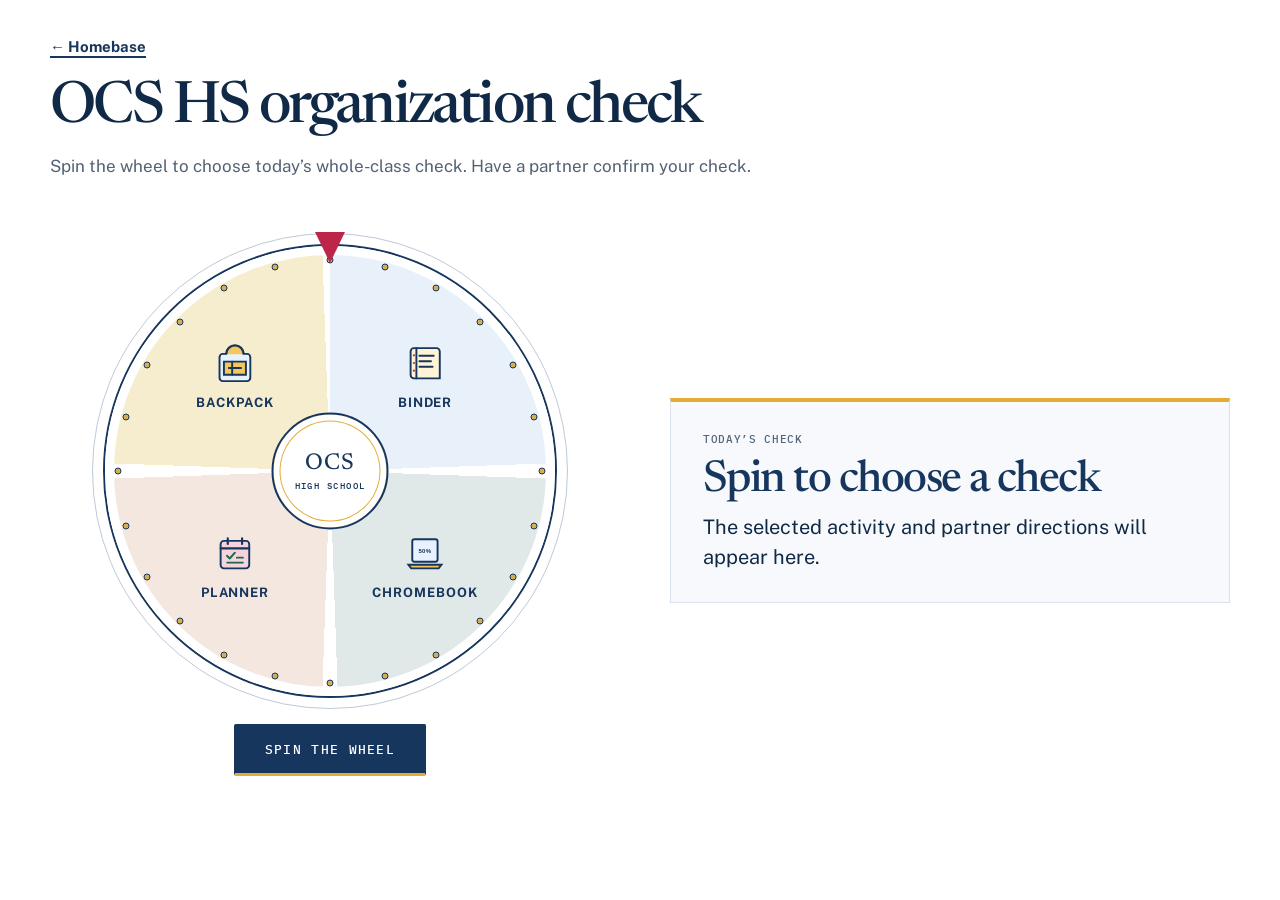
<file: avid-check/index.html>
<!doctype html>
<html lang="en">
<head>
  <meta charset="utf-8">
  <meta name="viewport" content="width=device-width, initial-scale=1">
  <meta name="theme-color" content="#f4f7fb">
  <title>OCS HS ORGANIZATION CHECK</title>
  <link rel="preconnect" href="https://fonts.googleapis.com">
  <link rel="preconnect" href="https://fonts.gstatic.com" crossorigin>
    <style>
    :root{--navy:#17365d;--navy-deep:#102946;--gold:#e3ad35;--red:#bb2649;--ink:#172638;--muted:#53667c;--paper:#fff;--canvas:#f4f7fb;--line:#d8e1ec;--green:#176b4d}
    *{box-sizing:border-box}
    body{margin:0;min-height:100vh;background:var(--canvas);color:var(--ink);font:18px/1.5 'Public Sans',Arial,Helvetica,sans-serif}
    main{max-width:1200px;margin:0 auto;padding:clamp(20px,5vw,54px) 18px 48px;text-align:center}
    .home-link{display:inline-block;margin-bottom:18px;color:var(--navy);font-size:15px;font-weight:700;text-decoration-thickness:2px;text-underline-offset:4px}
    h1,h2,.wheel-label,.hub{font-family:'Newsreader',Georgia,serif}
    h1{margin:0;color:var(--navy);font-size:clamp(30px,5vw,48px);font-weight:800;letter-spacing:.035em;line-height:1.1}
    .intro{margin:10px auto 0;max-width:650px;color:var(--muted);font-size:clamp(16px,2.3vw,20px)}
    .wheel-stage{position:relative;width:min(100%,490px);aspect-ratio:1;margin:24px auto 28px}
    .pointer{position:absolute;z-index:3;left:50%;top:-15px;transform:translateX(-50%);width:0;height:0;border-left:22px solid transparent;border-right:22px solid transparent;border-top:42px solid var(--red);filter:drop-shadow(0 3px 2px #0004)}
    .wheel{position:absolute;inset:0;border:11px solid var(--paper);border-radius:50%;background:conic-gradient(#e8f2ff 0deg 88deg,#fff 88deg 92deg,#b9e3d0 92deg 178deg,#fff 178deg 182deg,#f7d4dd 182deg 268deg,#fff 268deg 272deg,#f4c65c 272deg 358deg,#fff 358deg 360deg);box-shadow:0 0 0 4px var(--navy),0 14px 30px #10294625;transition:transform 4.4s cubic-bezier(.12,.72,.12,1)}
    .wheel-label{position:absolute;width:42%;color:var(--navy);font-size:clamp(15px,2.2vw,21px);font-weight:800;line-height:1.1;letter-spacing:.025em}
    .wheel-label span{display:block;margin-bottom:7px;font-size:clamp(30px,5.4vw,52px)}
    .wheel-label.backpack{top:14%;left:5%}.wheel-label.binder{top:14%;right:5%}.wheel-label.chromebook{right:5%;bottom:13%}.wheel-label.planner{bottom:13%;left:5%}
    .hub{position:absolute;z-index:2;top:50%;left:50%;display:grid;width:25%;aspect-ratio:1;place-items:center;transform:translate(-50%,-50%);border:6px solid var(--navy);border-radius:50%;background:var(--paper);color:var(--navy);font-size:clamp(14px,2vw,18px);font-weight:800;letter-spacing:.04em}
    button{min-height:64px;padding:16px 34px;border:0;border-radius:999px;background:var(--red);box-shadow:0 5px 0 #811a33;color:#fff;font:900 21px/1 Arial,Helvetica,sans-serif;cursor:pointer}
    button:hover{background:#a61e3f;transform:translateY(-1px)}button:disabled{background:#7d8792;box-shadow:none;cursor:wait;transform:none}
    button:focus-visible,a:focus-visible{outline:4px solid #2671ad;outline-offset:4px}
    .check-layout{display:grid;grid-template-columns:minmax(0,1fr) minmax(0,1fr);gap:clamp(28px,4vw,52px);align-items:center;margin-top:26px}
    .wheel-column,.result-column{min-width:0}
    .result,.ready{margin:0;padding:24px 0;border-top:7px solid var(--gold);text-align:left}
    .ready[hidden]{display:none}
    .result[hidden]{display:none}
    .result-main{display:grid;grid-template-columns:1fr;gap:16px;align-items:center}
    .art{display:grid;min-height:100px;place-items:start}.art svg{width:105px;height:105px}
    .label{margin:0 0 5px;color:var(--muted);font-size:13px;font-weight:800;letter-spacing:.12em;text-transform:uppercase}
    h2{margin:0 0 8px;color:var(--navy);font-size:clamp(28px,4vw,40px);font-weight:800;letter-spacing:.025em;line-height:1.1}
    .directions{margin:0;font-size:clamp(19px,2.5vw,23px)}
    .partner{margin:20px 0 0;padding-top:16px;border-top:1px solid #e7d9b1;color:var(--navy);font-size:17px;font-weight:750}
    .signal{margin:14px 0 0;padding:14px 16px;border-radius:10px;background:#fff;text-align:center;font-size:17px}
    @media(max-width:800px){.check-layout{grid-template-columns:1fr}.result-column{max-width:600px;width:100%;margin:auto}.wheel-stage{width:min(86vw,490px)}}
    @media(max-width:620px){main{padding-top:20px}.wheel-stage{width:min(86vw,390px);margin-top:28px}.wheel-label{font-size:clamp(12px,3.2vw,17px)}.result-main{grid-template-columns:1fr;text-align:center;gap:16px}.art{min-height:140px}.art svg{width:125px;height:125px}.result{text-align:center;padding:18px}.partner{font-size:16px}}
    @media(prefers-reduced-motion:reduce){*,*::before,*::after{scroll-behavior:auto!important;transition:none!important}}
  </style>
<link rel="stylesheet" href="../homebase-theme.css?v=20261115-avid-repair">
<style>
    /* Keep the activity readable at classroom and laptop sizes. */
    body.hb-site[data-hb-page='avid']{overflow-x:clip}
    body.hb-site[data-hb-page='avid'] main{max-width:1160px;padding:28px 24px 40px}
    body.hb-site[data-hb-page='avid'] h1{font-size:clamp(32px,4vw,50px);line-height:1.08;max-width:850px}
    body.hb-site[data-hb-page='avid'] .intro{font-size:18px;max-width:680px}
    .check-layout{grid-template-columns:minmax(0,1fr) minmax(0,1fr);gap:40px;margin-top:32px;align-items:center}
    .wheel-stage{width:min(100%,440px);margin:22px auto 28px}
    .wheel-label{width:38%;font-size:16px;line-height:1.15;transform:translate(-50%,-50%) rotate(var(--turn,0deg));transition:transform 4.4s cubic-bezier(.12,.72,.12,1);letter-spacing:0}
    .wheel-label span{font-size:34px;margin-bottom:8px}
    .wheel-label.backpack{top:28%;left:28%;right:auto;bottom:auto}
    .wheel-label.binder{top:28%;left:72%;right:auto;bottom:auto}
    .wheel-label.chromebook{top:72%;left:72%;right:auto;bottom:auto}
    .wheel-label.planner{top:72%;left:28%;right:auto;bottom:auto}
    body.hb-site[data-hb-page='avid'] .result,body.hb-site[data-hb-page='avid'] .ready{padding:26px}
    body.hb-site[data-hb-page='avid'] h2{font-size:clamp(28px,3vw,36px);line-height:1.1;text-transform:none}
    .art{min-height:0}.art svg{width:72px;height:72px}
    .directions{font-size:20px;line-height:1.5}.partner{font-size:16px;line-height:1.55}.signal{font-size:14px;line-height:1.5;padding:14px 10px}
    .wheel-column{text-align:center}button{font-size:17px;min-height:52px;padding:15px 26px}
    @media(max-width:800px){.check-layout{grid-template-columns:1fr;gap:28px}.wheel-stage{width:min(100%,390px)}.result-column{max-width:560px}body.hb-site[data-hb-page='avid'] main{padding:24px 20px 36px}}
    @media(max-width:420px){.wheel-label{font-size:12px}.wheel-label span{font-size:27px}.pointer{border-left-width:16px;border-right-width:16px;border-top-width:32px}.result-main{text-align:left}.art{place-items:start}body.hb-site[data-hb-page='avid'] .result{padding:22px}.wheel{border-width:8px}}
</style>
<style>
.wheel,.wheel-label{transition:none!important}
.pointer{transform-origin:50% 0}
.spoke-peg{position:absolute;z-index:1;width:10px;height:10px;border:2px solid var(--navy);border-radius:50%;background:var(--gold);transform:translate(-50%,-50%);pointer-events:none}
.sound-control{display:block;margin:18px auto 0;font-size:15px;color:var(--navy);cursor:pointer}.sound-control input{width:18px;height:18px;vertical-align:middle;accent-color:var(--navy)}
</style><style>
body.hb-site[data-hb-page="avid"]{background:#fff}
body.hb-site[data-hb-page="avid"] main{max-width:1240px;padding:32px 30px 48px}
body.hb-site[data-hb-page="avid"] h1{font-weight:500;font-size:clamp(35px,4.6vw,58px);letter-spacing:-.045em;max-width:1000px}
body.hb-site[data-hb-page="avid"] .intro{font-size:17px;line-height:1.6;max-width:720px;color:#526174}
.check-layout{gap:60px!important;padding-top:12px}
.wheel-stage{width:min(100%,450px);isolation:isolate}
.wheel-stage::before{content:"";position:absolute;inset:-13px;border:1px solid #bdcad8;border-radius:50%;pointer-events:none}
body.hb-site[data-hb-page="avid"] .wheel{border:9px solid #fff;box-shadow:0 0 0 2px #17365d;background:conic-gradient(#e8f1fa 0deg 88deg,#fff 88deg 92deg,#e0e9e7 92deg 178deg,#fff 178deg 182deg,#f3e7df 182deg 268deg,#fff 268deg 272deg,#f6edcf 272deg 358deg,#fff 358deg 360deg)}
.wheel-label{font-family:'Public Sans',Arial,sans-serif;font-size:13px!important;font-weight:700;letter-spacing:.07em!important}
.wheel-label span{display:grid;place-items:center;margin:0 auto 10px;width:44px;height:44px}
.wheel-label svg{width:44px;height:44px}
.wheel-label.selected{color:#102946;text-decoration:underline;text-decoration-color:#d6a62f;text-decoration-thickness:3px;text-underline-offset:7px}
body.hb-site[data-hb-page="avid"] .hub{width:26%;border:2px solid #17365d;box-shadow:inset 0 0 0 6px #fff,inset 0 0 0 7px #e3ad35;background:#fff;font:500 23px 'Newsreader',Georgia,serif;letter-spacing:.03em}
.hub small{display:block;font:500 9px 'IBM Plex Mono',monospace;letter-spacing:.16em;margin-top:5px}
.hub>span{text-align:center}
.spoke-peg{width:7px;height:7px;border-width:1px;background:#d6ad50}
.pointer{border-left-width:15px;border-right-width:15px;border-top-width:31px;top:-14px;filter:none}
body.hb-site[data-hb-page="avid"] .result,body.hb-site[data-hb-page="avid"] .ready{background:#f7f9fc;border:1px solid #d8e1ec;border-top:4px solid #e3ad35;padding:30px 32px}
body.hb-site[data-hb-page="avid"] h2{font:500 clamp(32px,3.5vw,44px)/1.05 'Newsreader',Georgia,serif;letter-spacing:-.035em}
body.hb-site[data-hb-page="avid"] .art svg{width:64px;height:64px}
.label{font:500 11px 'IBM Plex Mono',monospace;letter-spacing:.12em;color:#53667c;margin-bottom:12px}
.partner{font-weight:400!important;border-top:1px solid #d8e1ec;font-size:16px;line-height:1.65}
.signal{border-top:1px solid #d8e1ec!important;background:transparent!important;padding:18px 0 0!important;margin-top:20px;font-size:13px!important;text-align:left}
body.hb-site[data-hb-page="avid"] button{background:#17365d;border:1px solid #17365d;border-bottom:3px solid #e3ad35;box-shadow:none;border-radius:2px;color:#fff;padding:15px 30px;font:500 13px 'IBM Plex Mono',monospace;letter-spacing:.1em}
body.hb-site[data-hb-page="avid"] button:hover{background:#102946}
body.hb-site[data-hb-page="avid"] button:disabled{background:#53667c;border-color:#53667c}
.landing-mark{position:absolute;left:50%;top:0;width:3px;height:12px;background:#e3ad35;z-index:5;pointer-events:none;transform-origin:center}
@media(max-width:800px){.check-layout{gap:36px!important}.wheel-stage{width:min(82vw,430px)}body.hb-site[data-hb-page="avid"] main{padding:24px 20px 36px}body.hb-site[data-hb-page="avid"] .result,body.hb-site[data-hb-page="avid"] .ready{padding:24px}}
</style></head>
<body class="hb-site" data-hb-page="avid">
  <main>
    <a class="home-link" href="../">← Homebase</a>
    <h1>OCS HS organization check</h1>
    <p class="intro">Spin the wheel to choose today’s whole-class check. Have a partner confirm your check.</p>
    <div class="check-layout">
    <div class="wheel-column">
    <div class="wheel-stage" aria-label="Wheel with four class checks">
      <div class="pointer" aria-hidden="true"></div>
      <div class="wheel" id="wheel" aria-hidden="true">
        <div class="wheel-label backpack"><span>🎒</span>BACKPACK</div>
        <div class="wheel-label binder"><span>📚</span>BINDER</div>
        <div class="wheel-label chromebook"><span>💻</span>CHROMEBOOK</div>
        <div class="wheel-label planner"><span>📅</span>PLANNER</div>
      </div>
      <div class="hub" aria-hidden="true"><span>OCS<small>HIGH SCHOOL</small></span></div>
    </div>
    <button id="spin" type="button">SPIN THE WHEEL</button>

    </div>
    <div class="result-column">
    <section id="ready" class="ready"><p class="label">Today’s check</p><h2>Spin to choose a check</h2><p class="directions">The selected activity and partner directions will appear here.</p></section>
    <section id="result" class="result" aria-live="polite" aria-atomic="true" hidden>
      <div class="result-main">
        <div class="art" id="art" aria-hidden="true"></div>
        <div><p class="label">Today’s check</p><h2 id="task"></h2><p class="directions" id="directions"></p></div>
      </div>
      <p class="partner" id="partner"></p>
      <p class="signal">👍 <strong>Thumbs up:</strong> Met expectations &nbsp;·&nbsp; <strong>No thumbs up:</strong> Needs follow-up</p>
    </section>
    </div>
    </div>
  </main>
  <script>
    const tasks=[
      {name:'BACKPACK DUMP',directions:'Take your binder out of your backpack. Dump everything else from your backpack onto your table.',partner:'Partner check: Look for loose items, papers, trash, or anything that should not be in the backpack. Then repack neatly.',angle:315,art:'<svg viewBox="0 0 160 160"><path d="M48 45a32 32 0 0 1 64 0h12a12 12 0 0 1 12 12v75a12 12 0 0 1-12 12H36a12 12 0 0 1-12-12V57a12 12 0 0 1 12-12h12Z" fill="#e7f1ff" stroke="#17365d" stroke-width="7"/><path d="M49 46a31 31 0 0 1 62 0M40 73h80v48H40z" fill="#f4c65c" stroke="#17365d" stroke-width="7"/><path d="M58 96h44M70 73v48" stroke="#17365d" stroke-width="7" stroke-linecap="round"/></svg>'},
      {name:'BINDER SHAKE',directions:'Hold your binder up and gently shake it. Nothing should fall out.',partner:'Partner check: Watch your classmate give the binder a gentle shake. If anything falls out, put it into the correct section.',angle:45,art:'<svg viewBox="0 0 160 160"><path d="M40 24h82a12 12 0 0 1 12 12v98H40a12 12 0 0 1-12-12V36a12 12 0 0 1 12-12Z" fill="#fff4d6" stroke="#17365d" stroke-width="7"/><path d="M49 24v110M60 52h52M60 72h42M60 92h48" stroke="#17365d" stroke-width="7" stroke-linecap="round"/><circle cx="40" cy="50" r="4" fill="#bb2649"/><circle cx="40" cy="78" r="4" fill="#bb2649"/><circle cx="40" cy="106" r="4" fill="#bb2649"/></svg>'},
      {name:'CHROMEBOOK CHARGE',directions:'Check your Chromebook battery. It should be charged above 50%.',partner:'Partner check: Have your classmate show the battery level on the screen. If it is at or below 50%, make a plan to charge it.',angle:135,art:'<svg viewBox="0 0 160 160"><rect x="34" y="28" width="92" height="82" rx="8" fill="#e7f1ff" stroke="#17365d" stroke-width="7"/><path d="M20 121h120l-10 13H30l-10-13Z" fill="#f4c65c" stroke="#17365d" stroke-width="7"/><text x="80" y="78" text-anchor="middle" font-family="Arial" font-weight="900" font-size="22" fill="#17365d">50%</text></svg>'},
      {name:'PLANNER CHECK',directions:'Show Mr. Rogers your planner.',partner:'Partner check: Make sure your planner is with you and ready to use. You are not being checked on whether another teacher posted an agenda.',angle:225,art:'<svg viewBox="0 0 160 160"><rect x="28" y="34" width="104" height="100" rx="12" fill="#f7d4dd" stroke="#17365d" stroke-width="7"/><path d="M28 61h104M54 25v20m52-20v20" stroke="#17365d" stroke-width="8" stroke-linecap="round"/><path d="m51 88 10 10 19-21m7 18h22m-57 18h57" fill="none" stroke="#176b4d" stroke-width="7" stroke-linecap="round" stroke-linejoin="round"/></svg>'}
    ];
    const wheelIcons=[['backpack',0],['binder',1],['chromebook',2],['planner',3]];wheelIcons.forEach(([name,index])=>document.querySelector('.wheel-label.'+name+' span').innerHTML=tasks[index].art);
    const wheel=document.getElementById('wheel'),button=document.getElementById('spin'),result=document.getElementById('result'),pointer=document.querySelector('.pointer');
    let rotation=0,spinning=false,audioContext=null,lastClick=-Infinity;
    for(let i=0;i<24;i++){const peg=document.createElement('span');peg.className='spoke-peg';peg.setAttribute('aria-hidden','true');const a=i*15*Math.PI/180;peg.style.left=(50+49*Math.sin(a))+'%';peg.style.top=(50-49*Math.cos(a))+'%';wheel.append(peg)}
    function initAudio(){try{const Audio=window.AudioContext||window.webkitAudioContext;if(Audio&&!audioContext)audioContext=new Audio();if(audioContext&&audioContext.state==='suspended')audioContext.resume().catch(()=>{})}catch(error){audioContext=null}}
    function tone(frequency,duration,volume,type='sine',delay=0){if(!audioContext||audioContext.state!=='running')return;try{const now=audioContext.currentTime+delay,osc=audioContext.createOscillator(),gain=audioContext.createGain();osc.type=type;osc.frequency.setValueAtTime(frequency,now);gain.gain.setValueAtTime(volume,now);gain.gain.exponentialRampToValueAtTime(.001,now+duration);osc.connect(gain);gain.connect(audioContext.destination);osc.start(now);osc.stop(now+duration);osc.onended=()=>{osc.disconnect();gain.disconnect()}}catch(error){}}
    function clickSpoke(now,reduced){if(!reduced)pointer.animate([{transform:'translateX(-50%) rotate(-15deg)'},{transform:'translateX(-50%) rotate(0deg)'}],{duration:85,easing:'ease-out'});if(now-lastClick>28){tone(1250,.025,.045,'triangle');lastClick=now}}
    function renderRotation(value){wheel.style.transform='rotate('+value+'deg)';wheel.querySelectorAll('.wheel-label').forEach(label=>label.style.setProperty('--turn',-value+'deg'))}
    function finishAccent(task){document.querySelectorAll('.wheel-label').forEach(label=>label.classList.remove('selected'));const names={315:'backpack',45:'binder',135:'chromebook',225:'planner'};document.querySelector('.wheel-label.'+names[task.angle]).classList.add('selected');if(matchMedia('(prefers-reduced-motion: reduce)').matches)return;result.animate([{opacity:.3,transform:'translateY(10px)'},{opacity:1,transform:'translateY(0)'}],{duration:350,easing:'ease-out'});const stage=document.querySelector('.wheel-stage');for(let i=0;i<7;i++){const mark=document.createElement('span');mark.className='landing-mark';mark.setAttribute('aria-hidden','true');stage.append(mark);const a=(i-3)*.38;mark.animate([{transform:'translate(-50%,0) rotate('+i*25+'deg)',opacity:1},{transform:'translate('+(-2+Math.sin(a)*75)+'px,'+(-25-Math.cos(a)*30)+'px) rotate('+i*25+'deg)',opacity:0}],{duration:600,easing:'ease-out'});setTimeout(()=>mark.remove(),650)}}
    function showResult(task){document.getElementById('art').innerHTML=task.art;document.getElementById('task').textContent=task.name.toLowerCase().replace(/\b\w/g,c=>c.toUpperCase());document.getElementById('directions').textContent=task.directions;document.getElementById('partner').textContent=task.partner;document.getElementById('ready').hidden=true;result.hidden=false;finishAccent(task);spinning=false;button.disabled=false;button.textContent='SPIN AGAIN';tone(523.25,.25,.07);tone(659.25,.3,.07,'sine',.12);tone(783.99,.45,.07,'sine',.24)}
    button.addEventListener('click',()=>{if(spinning)return;document.querySelectorAll('.wheel-label').forEach(label=>label.classList.remove('selected'));spinning=true;initAudio();button.disabled=true;button.textContent='SPINNING…';result.hidden=true;document.getElementById('ready').hidden=false;
      const task=tasks[Math.floor(Math.random()*tasks.length)],turns=20+Math.floor(Math.random()*5),from=rotation,target=(360-task.angle)%360,to=from+turns*360+((target-from%360+360)%360),reduced=matchMedia('(prefers-reduced-motion: reduce)').matches,duration=reduced?200:10000,start=performance.now();let lastSpoke=Math.floor(from/15);
      function frame(now){const progress=Math.min(1,(now-start)/duration),ease=1-Math.pow(1-progress,4),value=from+(to-from)*ease;renderRotation(value);const spoke=Math.floor(value/15);if(spoke!==lastSpoke){if(!reduced)clickSpoke(now,false);lastSpoke=spoke}if(progress<1){requestAnimationFrame(frame)}else{rotation=to;renderRotation(rotation);showResult(task)}}
      requestAnimationFrame(frame);
    });
  </script>
</body>
</html>
</file>
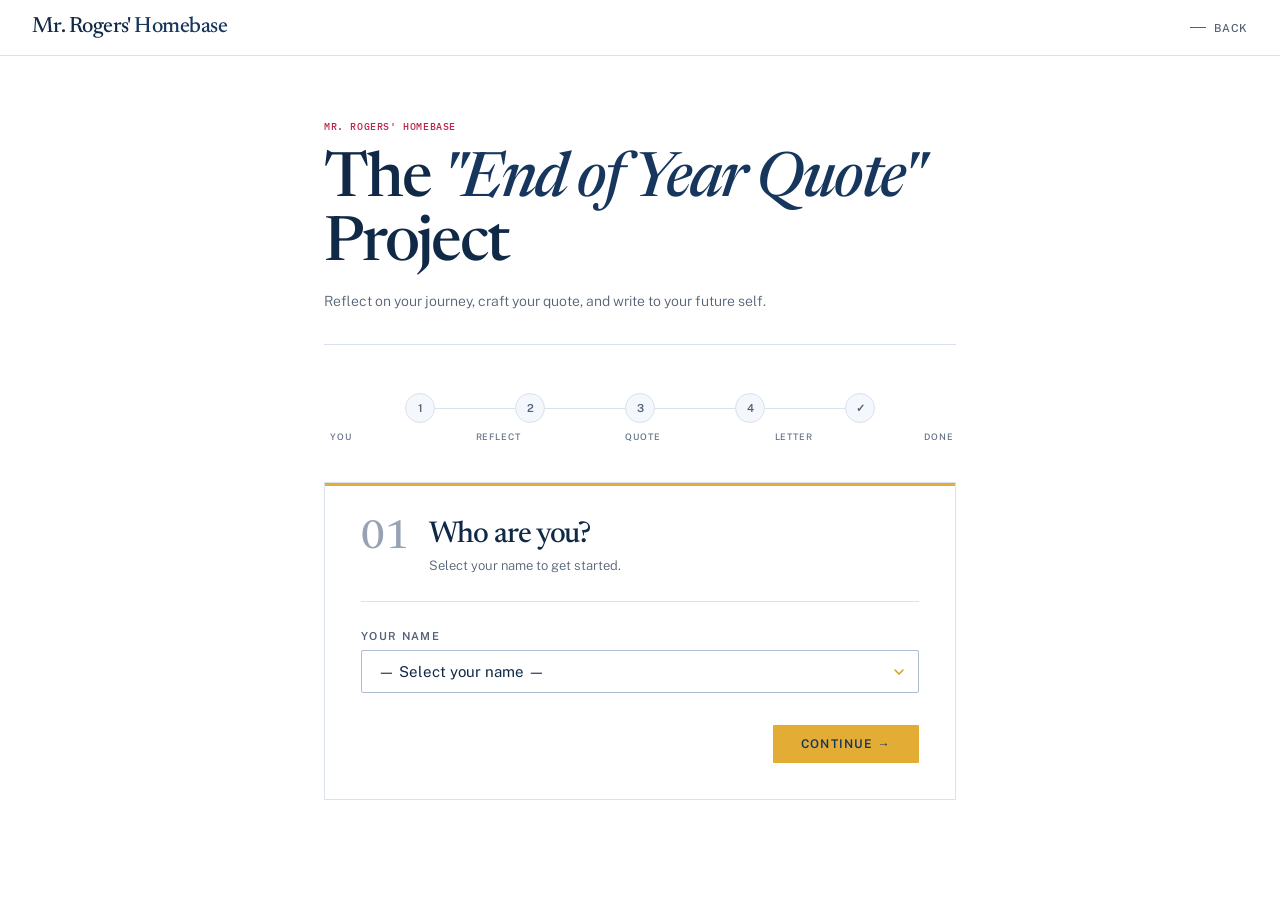
<file: eoy-quote/index.html>
<!DOCTYPE html>
<html lang="en">
<head>
<meta charset="UTF-8">
<meta name="viewport" content="width=device-width, initial-scale=1.0">
<title>End of Year Quote — Mr. Rogers' Homebase</title>
<link rel="preconnect" href="https://fonts.googleapis.com">
<style>
*, *::before, *::after { box-sizing: border-box; margin: 0; padding: 0; }

:root {
  --navy:       #0d1b3e;
  --navy-2:     #152249;
  --navy-3:     #1e3060;
  --navy-card:  #0f2050;
  --gold:       #d4a017;
  --gold-light: #f0c842;
  --gold-dim:   rgba(212,160,23,0.12);
  --gold-border: rgba(212,160,23,0.25);
  --red:        #b01a30;
  --red-bright: #e02040;
  --red-dim:    rgba(176,26,48,0.15);
  --cream:      #f5f0e8;
  --cream-2:    #e8e2d4;
  --muted:      rgba(255,255,255,0.42);
  --muted-2:    rgba(255,255,255,0.22);
  --border:     rgba(255,255,255,0.08);
  --success:    #1a7a52;
}

html { scroll-behavior: smooth; }

body {
  font-family: 'Public Sans', sans-serif;
  background: var(--navy);
  color: rgba(255,255,255,0.88);
  min-height: 100vh;
  overflow-x: hidden;
}

body::before {
  content: '';
  position: fixed;
  inset: 0;
  background-image: url("data:image/svg+xml,%3Csvg viewBox='0 0 200 200' xmlns='http://www.w3.org/2000/svg'%3E%3Cfilter id='n'%3E%3CfeTurbulence type='fractalNoise' baseFrequency='0.85' numOctaves='4' stitchTiles='stitch'/%3E%3C/filter%3E%3Crect width='100%25' height='100%25' filter='url(%23n)' opacity='0.03'/%3E%3C/svg%3E");
  pointer-events: none;
  z-index: 0;
}

.ambient {
  position: fixed; inset: 0;
  pointer-events: none; z-index: 0;
  background:
    radial-gradient(ellipse 70% 50% at 10% 5%, rgba(212,160,23,0.09) 0%, transparent 55%),
    radial-gradient(ellipse 50% 60% at 90% 90%, rgba(176,26,48,0.07) 0%, transparent 55%);
}

/* ── TOP BAR ── */
.topbar {
  position: sticky;
  top: 0;
  z-index: 100;
  background: rgba(13,27,62,0.92);
  backdrop-filter: blur(16px);
  border-bottom: 1px solid var(--border);
  padding: 0 2rem;
  height: 56px;
  display: flex;
  align-items: center;
  justify-content: space-between;
}

.topbar-brand {
  font-family: 'Newsreader', serif;
  font-size: 13px;
  font-weight: 700;
  letter-spacing: 0.12em;
  text-transform: uppercase;
  color: var(--cream);
}

.topbar-brand span { color: var(--gold); }

.topbar-back {
  font-size: 11px;
  font-weight: 500;
  letter-spacing: 0.1em;
  text-transform: uppercase;
  color: var(--muted);
  text-decoration: none;
  display: flex;
  align-items: center;
  gap: 8px;
  transition: color 0.2s;
}
.topbar-back:hover { color: var(--gold); }
.back-line { width: 16px; height: 1px; background: currentColor; }

/* ── LAYOUT ── */
.wrap {
  position: relative;
  z-index: 1;
  max-width: 680px;
  margin: 0 auto;
  padding: 3rem 1.5rem 6rem;
}

/* ── PAGE HEADER ── */
.page-head {
  text-align: center;
  margin-bottom: 3rem;
  padding: 1rem 0 2rem;
  border-bottom: 1px solid var(--border);
}

.page-head-eyebrow {
  font-size: 10px;
  font-weight: 600;
  letter-spacing: 0.22em;
  text-transform: uppercase;
  color: var(--gold);
  margin-bottom: 1rem;
}

.page-head h1 {
  font-family: 'Newsreader', serif;
  font-size: clamp(2rem, 7vw, 3.2rem);
  font-weight: 900;
  line-height: 1.05;
  color: var(--cream);
}

.page-head h1 em {
  font-style: italic;
  color: var(--gold-light);
}

.page-head-sub {
  font-size: 14px;
  font-weight: 300;
  color: var(--muted);
  margin-top: 0.75rem;
  line-height: 1.6;
}

/* ── PROGRESS ── */
.progress {
  margin-bottom: 2.5rem;
}

.progress-track {
  display: flex;
  align-items: center;
  justify-content: center;
}

.pdot {
  width: 30px; height: 30px;
  border-radius: 50%;
  border: 1.5px solid var(--border);
  background: var(--navy-2);
  display: flex; align-items: center; justify-content: center;
  font-size: 11px; font-weight: 600;
  color: var(--muted);
  transition: all 0.3s;
  flex-shrink: 0; z-index: 2;
}

.pdot.active { background: var(--gold); border-color: var(--gold); color: var(--navy); }
.pdot.done   { background: var(--navy-3); border-color: var(--gold); color: var(--gold); }

.pline {
  flex: 1; height: 1px;
  background: var(--border);
  max-width: 80px;
  transition: background 0.3s;
}
.pline.done { background: var(--gold); }

.plabels {
  display: flex;
  justify-content: space-between;
  margin-top: 8px;
  padding: 0 2px;
}
.plabel {
  font-size: 9px;
  font-weight: 500;
  letter-spacing: 0.1em;
  text-transform: uppercase;
  color: var(--muted-2);
  width: 30px;
  text-align: center;
  transition: color 0.3s;
}
.plabel.active, .plabel.done { color: var(--gold); }

/* ── CARDS ── */
.card {
  background: var(--navy-card);
  border: 1px solid var(--border);
  border-radius: 2px;
  padding: 2.25rem;
  margin-bottom: 1rem;
  position: relative;
  overflow: hidden;
  animation: cardIn 0.35s ease;
}

.card::before {
  content: '';
  position: absolute;
  top: 0; left: 0; right: 0;
  height: 1px;
  background: linear-gradient(90deg, transparent, var(--gold-border), transparent);
}

@keyframes cardIn {
  from { opacity: 0; transform: translateY(12px); }
  to   { opacity: 1; transform: translateY(0); }
}

.card-heading {
  display: flex;
  align-items: flex-start;
  gap: 1.25rem;
  margin-bottom: 1.75rem;
  padding-bottom: 1.5rem;
  border-bottom: 1px solid var(--border);
}

.card-num {
  font-family: 'Newsreader', serif;
  font-size: 2.5rem;
  font-weight: 900;
  line-height: 1;
  color: var(--gold);
  opacity: 0.2;
  flex-shrink: 0;
  user-select: none;
}

.card-heading-text h2 {
  font-family: 'Newsreader', serif;
  font-size: 1.35rem;
  font-weight: 700;
  color: var(--cream);
  line-height: 1.25;
}

.card-heading-text p {
  font-size: 13px;
  font-weight: 300;
  color: var(--muted);
  margin-top: 4px;
  line-height: 1.6;
}

/* ── FORM ELEMENTS ── */
label {
  display: block;
  font-size: 11px;
  font-weight: 600;
  letter-spacing: 0.12em;
  text-transform: uppercase;
  color: var(--muted);
  margin-bottom: 8px;
}

input[type="text"],
textarea,
select {
  width: 100%;
  background: rgba(255,255,255,0.04);
  border: 1px solid var(--border);
  border-radius: 2px;
  padding: 12px 16px;
  font-family: 'Public Sans', sans-serif;
  font-size: 15px;
  font-weight: 400;
  color: var(--cream);
  outline: none;
  resize: vertical;
  transition: border-color 0.2s, background 0.2s, box-shadow 0.2s;
  appearance: none;
  -webkit-appearance: none;
}

select {
  background-image: url("data:image/svg+xml,%3Csvg xmlns='http://www.w3.org/2000/svg' width='10' height='6' viewBox='0 0 10 6'%3E%3Cpath d='M1 1l4 4 4-4' stroke='%23d4a017' stroke-width='1.5' fill='none' stroke-linecap='round'/%3E%3C/svg%3E");
  background-repeat: no-repeat;
  background-position: right 14px center;
  padding-right: 36px;
  cursor: pointer;
}

select option { background: var(--navy-2); color: var(--cream); }

input::placeholder, textarea::placeholder { color: var(--muted-2); }

input:focus, textarea:focus, select:focus {
  border-color: var(--gold-border);
  background: rgba(255,255,255,0.06);
  box-shadow: 0 0 0 3px rgba(212,160,23,0.07);
}

textarea { min-height: 120px; line-height: 1.7; }

.form-row { margin-bottom: 1.5rem; }
.hint { font-size: 11px; color: var(--muted-2); margin-top: 6px; font-style: italic; }

/* ── CHIPS ── */
.chips { display: flex; flex-wrap: wrap; gap: 8px; margin-top: 8px; }

.chip {
  padding: 7px 16px;
  border: 1px solid var(--border);
  border-radius: 1px;
  font-size: 12px;
  font-weight: 500;
  letter-spacing: 0.06em;
  cursor: pointer;
  background: transparent;
  color: var(--muted);
  transition: all 0.18s;
  user-select: none;
}
.chip:hover { border-color: var(--gold-border); color: var(--gold); }
.chip.on { background: var(--gold-dim); border-color: var(--gold); color: var(--gold-light); }

/* ── REFLECT LIST ── */
.reflect-list { display: grid; gap: 6px; margin-bottom: 1.75rem; }

.ritem {
  display: flex; align-items: center; gap: 12px;
  padding: 10px 14px;
  background: var(--gold-dim);
  border-left: 2px solid var(--gold);
  font-size: 13px; font-weight: 400;
  color: rgba(255,255,255,0.7);
  line-height: 1.4;
}

/* ── EXAMPLES ── */
.examples { display: grid; grid-template-columns: 1fr 1fr; gap: 12px; margin: 1rem 0 1.5rem; }

.ex-col h4 {
  font-size: 9px; font-weight: 600;
  letter-spacing: 0.18em; text-transform: uppercase;
  margin-bottom: 8px;
}
.ex-col.f h4 { color: var(--red-bright); }
.ex-col.t h4 { color: var(--gold); }

.bubble {
  background: rgba(255,255,255,0.03);
  border: 1px solid var(--border);
  padding: 9px 13px;
  font-family: 'Newsreader', serif;
  font-style: italic;
  font-size: 13px;
  color: var(--muted);
  margin-bottom: 6px;
  line-height: 1.5;
  border-radius: 1px;
}

/* ── QUOTE PREVIEW ── */
.preview {
  background: var(--gold-dim);
  border: 1px solid var(--gold-border);
  padding: 1.75rem;
  margin-top: 1.25rem;
  text-align: center;
  display: none;
  border-radius: 1px;
}
.preview-q {
  font-family: 'Newsreader', serif;
  font-size: 1.25rem;
  font-style: italic;
  color: var(--cream);
  line-height: 1.55;
}
.preview-name {
  font-size: 12px; font-weight: 500;
  letter-spacing: 0.1em;
  color: var(--gold);
  margin-top: 10px;
  text-transform: uppercase;
}

/* ── NOTE ── */
.note {
  display: flex; gap: 12px; align-items: flex-start;
  padding: 14px 16px;
  margin-bottom: 1.5rem;
  border-left: 2px solid var(--gold);
  background: var(--gold-dim);
}
.note.red { border-left-color: var(--red-bright); background: var(--red-dim); }
.note-icon { font-size: 16px; flex-shrink: 0; margin-top: 1px; }
.note p { font-size: 13px; font-weight: 300; color: rgba(255,255,255,0.65); line-height: 1.6; }
.note strong { color: var(--cream); font-weight: 600; }

/* ── LETTER PROMPTS ── */
.letter-grid {
  display: grid; grid-template-columns: 1fr 1fr;
  gap: 8px; margin-bottom: 1.5rem;
}
.lprompt {
  background: rgba(255,255,255,0.03);
  border: 1px solid var(--border);
  padding: 11px 14px;
  font-size: 12px; font-weight: 400;
  color: var(--muted);
  line-height: 1.5;
  border-radius: 1px;
}

/* ── BUTTONS ── */
.btn {
  display: inline-flex; align-items: center; justify-content: center;
  gap: 10px;
  padding: 12px 28px;
  font-family: 'Public Sans', sans-serif;
  font-size: 12px; font-weight: 600;
  letter-spacing: 0.1em; text-transform: uppercase;
  cursor: pointer; border: none;
  transition: all 0.22s;
  text-decoration: none;
  border-radius: 1px;
}

.btn-gold { background: var(--gold); color: var(--navy); }
.btn-gold:hover { background: var(--gold-light); transform: translateY(-1px); box-shadow: 0 6px 20px rgba(212,160,23,0.25); }
.btn-gold:disabled { opacity: 0.5; cursor: default; transform: none; }

.btn-ghost {
  background: transparent;
  color: var(--muted);
  border: 1px solid var(--border);
}
.btn-ghost:hover { border-color: var(--gold-border); color: var(--gold); }

.btn-navy-outline {
  background: transparent;
  color: var(--cream);
  border: 1px solid rgba(255,255,255,0.2);
}
.btn-navy-outline:hover { border-color: var(--gold-border); color: var(--gold); }

.btn-row {
  display: flex; justify-content: space-between;
  align-items: center; margin-top: 2rem; gap: 12px;
}

/* ── ERROR ── */
.err {
  background: var(--red-dim);
  border-left: 2px solid var(--red-bright);
  color: #f4889a;
  padding: 10px 14px;
  font-size: 13px; font-weight: 400;
  margin-top: 10px; display: none;
}
.err.on { display: block; }

/* ── SUCCESS ── */
.success-wrap {
  text-align: center;
  padding: 3.5rem 2rem;
}
.success-icon {
  font-size: 52px; display: block; margin-bottom: 1.5rem;
}
.success-wrap h2 {
  font-family: 'Newsreader', serif;
  font-size: 2.2rem; font-weight: 900;
  color: var(--cream); margin-bottom: 0.75rem;
}
.success-wrap p {
  font-size: 15px; font-weight: 300;
  color: var(--muted); line-height: 1.7;
  max-width: 400px; margin: 0 auto 2rem;
}
.quote-final {
  background: var(--gold-dim);
  border: 1px solid var(--gold-border);
  border-left: 3px solid var(--gold);
  padding: 1.5rem 1.75rem;
  margin: 2rem 0;
  text-align: left;
}
.qf-label {
  font-size: 9px; font-weight: 600;
  letter-spacing: 0.2em; text-transform: uppercase;
  color: var(--gold); margin-bottom: 8px;
}
.qf-text {
  font-family: 'Newsreader', serif;
  font-size: 1.15rem; font-style: italic;
  color: var(--cream); line-height: 1.6;
}

/* ── TEACHER DASHBOARD ── */
.teacher-bar {
  background: var(--navy-2);
  border-bottom: 1px solid var(--border);
  padding: 12px 2rem;
  text-align: center;
  font-size: 12px; font-weight: 500;
  letter-spacing: 0.08em; color: var(--muted);
}
.teacher-bar span { color: var(--gold); font-weight: 600; }

.t-actions { display: flex; gap: 10px; flex-wrap: wrap; margin-bottom: 1.75rem; }

.t-table-wrap { overflow-x: auto; }

table { width: 100%; border-collapse: collapse; font-size: 13px; }
th {
  background: var(--navy-3);
  color: var(--gold);
  padding: 10px 14px;
  text-align: left;
  font-size: 10px;
  font-weight: 600;
  letter-spacing: 0.12em;
  text-transform: uppercase;
  border-bottom: 1px solid var(--border);
}
td {
  padding: 11px 14px;
  border-bottom: 1px solid var(--border);
  vertical-align: top;
  color: rgba(255,255,255,0.75);
  line-height: 1.5;
}
tr:hover td { background: rgba(255,255,255,0.02); }

.empty {
  text-align: center; padding: 3rem;
  font-size: 14px; color: var(--muted);
}

/* SCREENS */
.screen { display: none; }
.screen.on { display: block; }

@media (max-width: 520px) {
  .wrap { padding: 2rem 1.25rem 5rem; }
  .examples { grid-template-columns: 1fr; }
  .letter-grid { grid-template-columns: 1fr; }
  .card { padding: 1.5rem; }
  .btn-row { flex-direction: column-reverse; }
  .btn-row .btn { width: 100%; justify-content: center; }
}
</style>
<link rel="stylesheet" href="../homebase-theme.css?v=20261115-uniform-2">
</head>
<body class="hb-site" data-hb-page="quote">

<div class="ambient"></div>

<!-- TOPBAR -->
<nav class="topbar">
  <div class="topbar-brand">Mr. Rogers' <span>Homebase</span></div>
  <a class="topbar-back" href="../">
    <div class="back-line"></div>
    Back
  </a>
</nav>

<!-- Teacher Banner -->
<div id="tBanner" style="display:none" class="teacher-bar">
  <span>Teacher Dashboard</span> — End of Year Quote Submissions
</div>

<!-- ═══════════════════════════════════
     STUDENT APP
═══════════════════════════════════ -->
<div id="app">
<div class="wrap">

  <div class="page-head">
    <div class="page-head-eyebrow">Mr. Rogers' Homebase</div>
    <h1>The <em>"End of Year Quote"</em> Project</h1>
    <p class="page-head-sub">Reflect on your journey, craft your quote, and write to your future self.</p>
  </div>

  <!-- Progress -->
  <div class="progress">
    <div class="progress-track">
      <div class="pdot on" id="d1">1</div>
      <div class="pline" id="l1"></div>
      <div class="pdot" id="d2">2</div>
      <div class="pline" id="l2"></div>
      <div class="pdot" id="d3">3</div>
      <div class="pline" id="l3"></div>
      <div class="pdot" id="d4">4</div>
      <div class="pline" id="l4"></div>
      <div class="pdot" id="d5">✓</div>
    </div>
    <div class="plabels">
      <div class="plabel on" id="lb1">You</div>
      <div style="flex:1;max-width:80px"></div>
      <div class="plabel" id="lb2">Reflect</div>
      <div style="flex:1;max-width:80px"></div>
      <div class="plabel" id="lb3">Quote</div>
      <div style="flex:1;max-width:80px"></div>
      <div class="plabel" id="lb4">Letter</div>
      <div style="flex:1;max-width:80px"></div>
      <div class="plabel" id="lb5">Done</div>
    </div>
  </div>

  <!-- ── SCREEN 1: Who are you? ── -->
  <div class="screen on" id="s1">
    <div class="card">
      <div class="card-heading">
        <div class="card-num">01</div>
        <div class="card-heading-text">
          <h2>Who are you?</h2>
          <p>Select your name to get started.</p>
        </div>
      </div>

      <div class="form-row">
        <label for="sName">Your Name</label>
        <select id="sName" onchange="refreshPreview()">
          <option value="">— Select your name —</option>
          <option>Adrian Cruz</option>
          <option>Agustin Roman</option>
          <option>Aleana Retener</option>
          <option>Amin Duale</option>
          <option>Annika Lamanero</option>
          <option>Bryan Cordero Uriarte</option>
          <option>Christian Lopez</option>
          <option>Clarissa Carrillo</option>
          <option>Darla Ayala Guerrero</option>
          <option>Daylin Lopez Contreras</option>
          <option>Eliana Senethachith</option>
          <option>Ian Garcia</option>
          <option>Jack Vo</option>
          <option>Jackson Kelly</option>
          <option>Jacob Santos</option>
          <option>Jonah Bumbasi</option>
          <option>Kaiulani Alvarez</option>
          <option>Mariajose Mendoza Noriega</option>
          <option>Philip Tabares</option>
          <option>Rafael Roque</option>
          <option>Raphael Castro</option>
          <option>Rodric Halabaso</option>
          <option>Samantha Zamorano</option>
          <option>Sophia Villanueva</option>
          <option>Viviana Garcia</option>
          <option>Yvan Quintanar Aguilar</option>
          <option>Zoe Nelson</option>
        </select>
      </div>

      <div class="err" id="e1">Please select your name to continue.</div>
      <div class="btn-row" style="justify-content:flex-end">
        <button class="btn btn-gold" onclick="go(2)">Continue →</button>
      </div>
    </div>
  </div>

  <!-- ── SCREEN 2: Reflect ── -->
  <div class="screen" id="s2">
    <div class="card">
      <div class="card-heading">
        <div class="card-num">02</div>
        <div class="card-heading-text">
          <h2>Reflect on Your Year</h2>
          <p>Think back before you write. There are no wrong answers here.</p>
        </div>
      </div>

      <div class="note">
        <span class="note-icon">💛</span>
        <p><strong>No pressure.</strong> This is about your unique perspective and your individual journey — not anyone else's.</p>
      </div>

      <div class="reflect-list">
        <div class="ritem">A moment you're proud of</div>
        <div class="ritem">A challenge you overcame</div>
        <div class="ritem">Something funny that happened</div>
        <div class="ritem">A lesson you learned</div>
        <div class="ritem">A person who helped you</div>
        <div class="ritem">A goal you still have</div>
      </div>

      <div class="form-row">
        <label for="rText">What stands out most from your year?</label>
        <textarea id="rText" placeholder="Write freely — this is just for you to think with. I'm proud of... I struggled with... I learned that..."></textarea>
        <div class="hint">Optional — use this space to gather your thoughts before creating your quote.</div>
      </div>

      <div class="btn-row">
        <button class="btn btn-ghost" onclick="go(1)">← Back</button>
        <button class="btn btn-gold" onclick="go(3)">Create My Quote →</button>
      </div>
    </div>
  </div>

  <!-- ── SCREEN 3: Create Quote ── -->
  <div class="screen" id="s3">
    <div class="card">
      <div class="card-heading">
        <div class="card-num">03</div>
        <div class="card-heading-text">
          <h2>Create Your Quote</h2>
          <p>A short statement that captures your personality, mindset, humor, or experience.</p>
        </div>
      </div>

      <p style="font-size:11px; letter-spacing:0.1em; text-transform:uppercase; color:var(--muted); margin-bottom:10px; font-weight:600">Examples for inspiration</p>
      <div class="examples">
        <div class="ex-col f">
          <h4>Funny &amp; Relatable</h4>
          <div class="bubble">"Locked in… eventually."</div>
          <div class="bubble">"Running on caffeine and hope."</div>
          <div class="bubble">"Mentally on summer break."</div>
        </div>
        <div class="ex-col t">
          <h4>Thoughtful</h4>
          <div class="bubble">"Progress over perfection."</div>
          <div class="bubble">"Growth takes time."</div>
          <div class="bubble">"Small steps still count."</div>
        </div>
      </div>

      <div class="form-row">
        <label>What kind of quote fits you?</label>
        <div class="chips">
          <div class="chip" onclick="pickChip(this)">Funny</div>
          <div class="chip" onclick="pickChip(this)">Serious</div>
          <div class="chip" onclick="pickChip(this)">Motivational</div>
          <div class="chip" onclick="pickChip(this)">Sarcastic</div>
          <div class="chip" onclick="pickChip(this)">Thoughtful</div>
          <div class="chip" onclick="pickChip(this)">Meme-inspired</div>
        </div>
      </div>

      <div class="form-row">
        <label for="qText">Your Quote, Motto, or Message</label>
        <input type="text" id="qText" placeholder="Write your quote here…" oninput="refreshPreview()">
        <div class="hint">Keep it short and memorable — one or two sentences.</div>
      </div>

      <div class="form-row">
        <label for="qExp">Explain it — why this quote? How does it connect to your year?</label>
        <textarea id="qExp" placeholder="I chose this because…"></textarea>
      </div>

      <div class="preview" id="prev">
        <div class="preview-q" id="prevQ"></div>
        <div class="preview-name" id="prevN"></div>
      </div>

      <div class="err" id="e3">Please write your quote and explanation before continuing.</div>
      <div class="btn-row">
        <button class="btn btn-ghost" onclick="go(2)">← Back</button>
        <button class="btn btn-gold" onclick="go(4)">Write My Letter →</button>
      </div>
    </div>
  </div>

  <!-- ── SCREEN 4: Letter ── -->
  <div class="screen" id="s4">
    <div class="card">
      <div class="card-heading">
        <div class="card-num">04</div>
        <div class="card-heading-text">
          <h2>Letter to Future Me</h2>
          <p><em>"Who will you be a year from now?"</em></p>
        </div>
      </div>

      <div class="note red">
        <span class="note-icon">🔒</span>
        <p><strong>100% private.</strong> Your teacher will only see that you completed this — not what you wrote.</p>
      </div>

      <p style="font-size:11px; letter-spacing:0.1em; text-transform:uppercase; color:var(--muted); margin-bottom:10px; font-weight:600">Think about…</p>
      <div class="letter-grid">
        <div class="lprompt">💭 What do you hope next year looks like?</div>
        <div class="lprompt">📌 What do you want to remember?</div>
        <div class="lprompt">🧭 What advice do you need later?</div>
        <div class="lprompt">🌱 Who do you want to become?</div>
      </div>

      <div class="form-row">
        <label for="lText">Dear Future Me,</label>
        <textarea id="lText" style="min-height:200px" placeholder="Start writing to yourself here…"></textarea>
      </div>

      <div class="err" id="e4">Please write a few sentences before submitting.</div>
      <div class="btn-row">
        <button class="btn btn-ghost" onclick="go(3)">← Back</button>
        <button class="btn btn-gold" id="submitBtn" onclick="submitAll()">Submit My Work ✓</button>
      </div>
    </div>
  </div>

  <!-- ── SCREEN 5: Success ── -->
  <div class="screen" id="s5">
    <div class="card">
      <div class="success-wrap">
        <span class="success-icon">🎉</span>
        <h2>You Did It.</h2>
        <p>Your End of Year Quote has been submitted. Be proud of the work you put into this year.</p>

        <div class="quote-final">
          <div class="qf-label">Your Quote</div>
          <div class="qf-text" id="finalQ"></div>
        </div>

        <p style="font-size:13px; color:var(--muted); margin-bottom:2rem; line-height:1.7">
          Get ready for the <strong style="color:var(--cream)">Gallery Walk</strong> — read classmates' quotes, leave positive comments, and vote on your favorites.
        </p>

        <button class="btn btn-navy-outline" onclick="reset()">Submit another response</button>
      </div>
    </div>
  </div>

</div>
</div>

<!-- ═══════════════════════════════════
     TEACHER DASHBOARD
═══════════════════════════════════ -->
<div id="tApp" style="display:none">
<div class="wrap">

  <div class="page-head">
    <div class="page-head-eyebrow">Teacher View</div>
    <h1>Student <em>Submissions</em></h1>
    <p class="page-head-sub">End of Year Quote Project — Mr. Rogers' Homebase</p>
  </div>

  <div class="t-actions">
    <button class="btn btn-gold" onclick="dlCSV()">⬇ Download CSV</button>
    <button class="btn btn-ghost" onclick="clearAll()">Clear All Data</button>
    <a class="btn btn-ghost" href="./">← Student View</a>
  </div>

  <div class="card">
    <div id="tContent"></div>
  </div>

</div>
</div>

<script>
  const KEY = 'ofarrell_eoy_v2';
  let step = 1, qType = '';

  const isTeacher = new URLSearchParams(location.search).get('teacher') === 'true';
  if (isTeacher) {
    document.getElementById('app').style.display = 'none';
    document.getElementById('tApp').style.display = 'block';
    document.getElementById('tBanner').style.display = 'block';
    renderTeacher();
  }

  function getSubs() { try { return JSON.parse(localStorage.getItem(KEY)) || []; } catch { return []; } }

  function pickChip(el) {
    document.querySelectorAll('.chip').forEach(c => c.classList.remove('on'));
    el.classList.add('on');
    qType = el.textContent;
  }

  function refreshPreview() {
    const q = document.getElementById('qText').value.trim();
    const name = document.getElementById('sName').value;
    const prev = document.getElementById('prev');
    if (q.length > 2) {
      prev.style.display = 'block';
      document.getElementById('prevQ').textContent = '\u201c' + q + '\u201d';
      document.getElementById('prevN').textContent = name ? '— ' + name : '';
    } else {
      prev.style.display = 'none';
    }
  }

  function go(n) {
    if (n === 2 && !document.getElementById('sName').value) {
      document.getElementById('e1').classList.add('on'); return;
    }
    document.getElementById('e1').classList.remove('on');

    if (n === 4) {
      const q = document.getElementById('qText').value.trim();
      const e = document.getElementById('qExp').value.trim();
      if (!q || !e) { document.getElementById('e3').classList.add('on'); return; }
      document.getElementById('e3').classList.remove('on');
    }

    document.querySelectorAll('.screen').forEach(s => s.classList.remove('on'));
    document.getElementById('s' + n).classList.add('on');
    step = n;
    updateProgress(n);
    window.scrollTo({ top: 0, behavior: 'smooth' });
  }

  function updateProgress(n) {
    for (let i = 1; i <= 5; i++) {
      const d = document.getElementById('d' + i);
      const l = document.getElementById('lb' + i);
      if (!d) continue;
      d.className = 'pdot';
      if (l) l.className = 'plabel';
      if (i < n)      { d.classList.add('done'); d.textContent = '✓'; if(l) l.classList.add('done'); }
      else if (i === n){ d.classList.add('on'); d.textContent = i === 5 ? '✓' : i; if(l) l.classList.add('on'); }
      else             { d.textContent = i === 5 ? '✓' : i; }
    }
    for (let i = 1; i <= 4; i++) {
      const ln = document.getElementById('l' + i);
      if (ln) ln.className = 'pline' + (i < n ? ' done' : '');
    }
  }

  async function submitAll() {
    const letter = document.getElementById('lText').value.trim();
    if (letter.length < 20) { document.getElementById('e4').classList.add('on'); return; }
    document.getElementById('e4').classList.remove('on');

    const entry = {
      id: Date.now(),
      ts: new Date().toLocaleString(),
      name: document.getElementById('sName').value,
      reflection: document.getElementById('rText').value.trim(),
      qType,
      quote: document.getElementById('qText').value.trim(),
      explanation: document.getElementById('qExp').value.trim(),
      letterDone: true
    };

    const btn = document.getElementById('submitBtn');
    btn.textContent = 'Submitting…';
    btn.disabled = true;

    try {
      const res = await fetch('https://formspree.io/f/xnjwrwkv', {
        method: 'POST',
        headers: { 'Accept': 'application/json', 'Content-Type': 'application/json' },
        body: JSON.stringify({
          'Student Name':  entry.name,
          'Quote':         entry.quote,
          'Quote Type':    entry.qType || 'Not selected',
          'Explanation':   entry.explanation,
          'Reflection':    entry.reflection,
          'Letter Done':   'Yes',
          'Submitted At':  entry.ts
        })
      });
      if (!res.ok) throw new Error('non-ok');
    } catch(e) {
      console.warn('Formspree failed, localStorage only.', e);
    }

    const all = getSubs();
    all.push(entry);
    localStorage.setItem(KEY, JSON.stringify(all));

    btn.textContent = 'Submit My Work ✓';
    btn.disabled = false;

    document.getElementById('finalQ').textContent = '\u201c' + entry.quote + '\u201d';
    go(5);
  }

  function reset() {
    ['sName','rText','qText','qExp','lText'].forEach(id => {
      const el = document.getElementById(id);
      if (el) el.value = '';
    });
    qType = '';
    document.querySelectorAll('.chip').forEach(c => c.classList.remove('on'));
    document.getElementById('prev').style.display = 'none';
    go(1);
  }

  function renderTeacher() {
    const subs = getSubs();
    const el = document.getElementById('tContent');
    if (!subs.length) {
      el.innerHTML = '<div class="empty">No submissions yet. Share the link with your class.</div>'; return;
    }
    let html = '<p style="font-size:12px;color:var(--muted);margin-bottom:1rem;letter-spacing:0.05em"><strong style="color:var(--cream)">' + subs.length + '</strong> submission' + (subs.length !== 1 ? 's' : '') + '</p>';
    html += '<div class="t-table-wrap"><table><thead><tr><th>#</th><th>Name</th><th>Quote</th><th>Type</th><th>Explanation</th><th>Letter</th><th>Submitted</th></tr></thead><tbody>';
    subs.forEach((s,i) => {
      html += '<tr>';
      html += '<td>' + (i+1) + '</td>';
      html += '<td><strong style="color:var(--cream)">' + x(s.name) + '</strong></td>';
      html += '<td style="font-style:italic;max-width:180px">\u201c' + x(s.quote) + '\u201d</td>';
      html += '<td>' + x(s.qType||'—') + '</td>';
      html += '<td style="max-width:200px;font-size:12px">' + x(s.explanation) + '</td>';
      html += '<td style="text-align:center">' + (s.letterDone ? '✅' : '—') + '</td>';
      html += '<td style="font-size:11px;white-space:nowrap;color:var(--muted)">' + x(s.ts) + '</td>';
      html += '</tr>';
    });
    html += '</tbody></table></div>';
    el.innerHTML = html;
  }

  function x(s) {
    if (!s) return '';
    return String(s).replace(/&/g,'&amp;').replace(/</g,'&lt;').replace(/>/g,'&gt;').replace(/"/g,'&quot;');
  }

  function dlCSV() {
    const subs = getSubs();
    if (!subs.length) { alert('No submissions yet.'); return; }
    const h = ['#','Name','Quote Type','Quote','Explanation','Letter Done','Submitted'];
    const rows = subs.map((s,i) =>
      [i+1,s.name,s.qType||'',s.quote,s.explanation,s.letterDone?'Yes':'No',s.ts]
      .map(v => '"' + String(v||'').replace(/"/g,'""') + '"').join(',')
    );
    const blob = new Blob([[h.join(','),...rows].join('\n')], {type:'text/csv'});
    const a = document.createElement('a');
    a.href = URL.createObjectURL(blob);
    a.download = 'homebase_eoy_quotes_' + new Date().toISOString().slice(0,10) + '.csv';
    a.click();
    URL.revokeObjectURL(a.href);
  }

  function clearAll() {
    if (confirm('Delete ALL submissions? This cannot be undone.')) {
      localStorage.removeItem(KEY);
      renderTeacher();
    }
  }
</script>
</body>
</html>
</file>
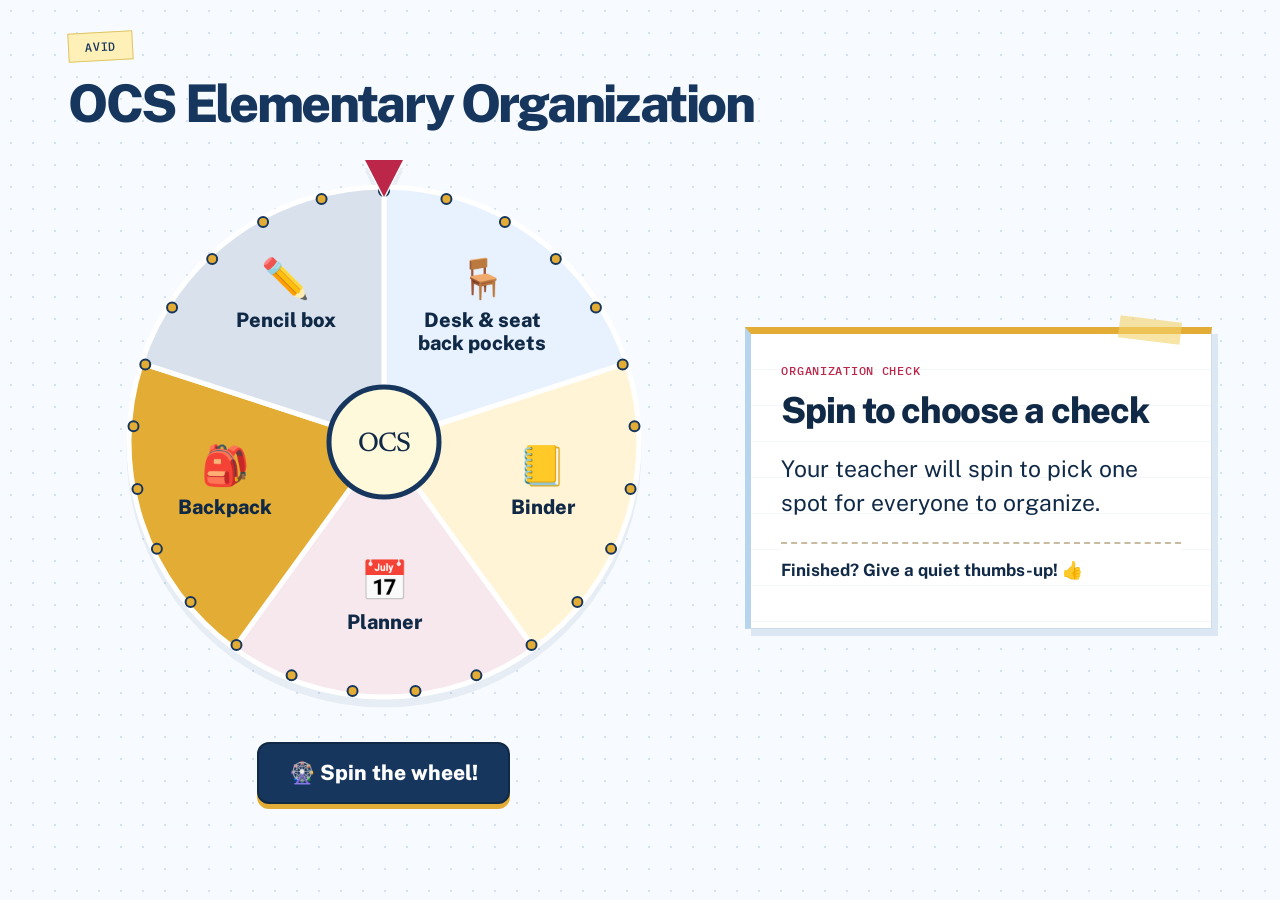
<file: ocs-elementary-organization/index.html>
<!doctype html>
<html lang="en"><head><meta charset="utf-8"><meta name="viewport" content="width=device-width,initial-scale=1"><meta name="robots" content="noindex"><title>OCS Elementary Organization</title>
<style>
*{box-sizing:border-box}body{margin:0;background:#fff9eb;color:#163354;font:20px/1.45 'Public Sans',Arial,sans-serif}main{max-width:1150px;margin:auto;padding:28px 22px 40px}header{text-align:center} .eyebrow{font-weight:800;letter-spacing:.16em;color:#75531a;font-size:15px}h1{font:800 clamp(36px,5vw,62px)/1 'Newsreader',Georgia,serif;margin:10px 0}header p{margin:12px 0 20px}.play{display:grid;grid-template-columns:minmax(0,1.15fr) minmax(280px,.85fr);gap:40px;align-items:center}.stage{position:relative;width:min(100%,540px);margin:20px auto 30px;aspect-ratio:1}.pointer{position:absolute;z-index:3;left:50%;top:-12px;transform:translateX(-50%);border-left:19px solid transparent;border-right:19px solid transparent;border-top:37px solid #163354;filter:drop-shadow(0 3px 0 white)}svg{display:block;width:100%;height:100%;overflow:visible}#wheel{transform-origin:270px 270px;transition:transform 4s cubic-bezier(.12,.7,.15,1)}.slice{stroke:#fff;stroke-width:5}.wheel-label{font:800 20px 'Public Sans',Arial,sans-serif;fill:#163354;text-anchor:middle}.emoji{font-size:39px}.hub{fill:#fff;stroke:#163354;stroke-width:5}.hub-label{font:800 27px 'Newsreader',Georgia,serif;fill:#163354;text-anchor:middle}.controls{text-align:center}button{font:800 23px 'Public Sans',Arial,sans-serif;background:#6b359a;color:#fff;border:0;border-radius:16px;padding:16px 30px;min-height:62px;box-shadow:0 5px 0 #43215e;cursor:pointer}button:hover{background:#57287f}button:disabled{opacity:.7;cursor:wait}button:focus-visible{outline:4px solid #147b8a;outline-offset:6px}.instructions{border-top:8px solid #efb93f;padding:25px 0}.instructions .kicker{font-weight:800;color:#68408c;font-size:15px;letter-spacing:.12em;text-transform:uppercase}h2{font:800 clamp(32px,4vw,46px)/1.05 'Newsreader',Georgia,serif;margin:12px 0 18px}.instructions p{font-size:23px}.steps{padding-left:27px;font-size:23px}.steps li{margin:13px 0}.cheer{border-top:2px dashed #c8bba0;padding-top:18px;font-weight:700}.legend{font-size:16px;color:#526277;margin-top:18px}.badge{font-size:54px;margin-bottom:5px}footer{text-align:center;font-size:16px;color:#526277;margin-top:24px}@media(max-width:760px){.play{grid-template-columns:1fr;gap:15px}.stage{max-width:470px}.instructions{padding-top:15px}main{padding:22px 16px}.instructions p,.steps{font-size:21px}}@media(prefers-reduced-motion:reduce){#wheel{transition:none}}
</style><link rel="stylesheet" href="../homebase-theme.css?v=20261115-uniform-2">
<style>#wheel{transition:none!important}.pointer{transform-origin:50% 0}.spoke-peg{fill:#e3ad35;stroke:#17365d;stroke-width:2;pointer-events:none}</style><style>
body.hb-site[data-hb-page="elementary"]{background:#f7fbff;background-image:radial-gradient(#d4e2ef 1px,transparent 1px);background-size:22px 22px}
body.hb-site[data-hb-page="elementary"] main{max-width:1200px;padding:30px 28px 42px}
body.hb-site[data-hb-page="elementary"] header{border-bottom:0;padding-bottom:10px}
body.hb-site[data-hb-page="elementary"] .eyebrow{display:inline-block;background:#fff0b8;border:1px solid #dcc56a;padding:5px 16px;transform:rotate(-3deg);color:#17365d}
body.hb-site[data-hb-page="elementary"] h1{font-family:'Public Sans',Arial,sans-serif;font-weight:800;letter-spacing:-.045em;font-size:clamp(32px,4.5vw,52px);color:#17365d;margin-top:16px}
body.hb-site[data-hb-page="elementary"] .play{gap:46px}
body.hb-site[data-hb-page="elementary"] .stage{filter:drop-shadow(0 8px 0 #17365d12)}
body.hb-site[data-hb-page="elementary"] .slice{stroke:#fff;stroke-width:5}
body.hb-site[data-hb-page="elementary"] .hub{fill:#fff9dc;stroke:#17365d}
body.hb-site[data-hb-page="elementary"] .instructions{position:relative;background:repeating-linear-gradient(#fff 0px,#fff 35px,#e8eff7 36px);border:1px solid #cdddec;border-top:7px solid #e3ad35;border-left:6px solid #b6d5ed;padding:28px 30px;box-shadow:6px 7px 0 #dbe7f2}
body.hb-site[data-hb-page="elementary"] .instructions::before{content:"";position:absolute;top:-15px;right:30px;width:62px;height:22px;background:#f4d36a99;transform:rotate(7deg);pointer-events:none}
body.hb-site[data-hb-page="elementary"] h2{font-family:'Public Sans',Arial,sans-serif;font-size:clamp(27px,3vw,36px);font-weight:800;letter-spacing:-.035em}
body.hb-site[data-hb-page="elementary"] .kicker{font-size:12px;color:#345b78}
body.hb-site[data-hb-page="elementary"] .steps{list-style:none;counter-reset:step;padding:0}
body.hb-site[data-hb-page="elementary"] .steps li{counter-increment:step;position:relative;padding-left:42px;margin:20px 0;font-size:21px;line-height:1.5}
body.hb-site[data-hb-page="elementary"] .steps li::before{content:counter(step);position:absolute;left:0;top:1px;background:#e4eff9;border:1px solid #a9c9e2;border-radius:50%;width:29px;height:29px;text-align:center;color:#17365d;font:bold 17px/28px 'Public Sans',Arial,sans-serif}
body.hb-site[data-hb-page="elementary"] button{border-radius:12px;background:#17365d;border:2px solid #102946;box-shadow:0 5px 0 #e3ad35;font-size:21px}
body.hb-site[data-hb-page="elementary"] button:disabled{box-shadow:none}
body.hb-site[data-hb-page="elementary"] .cheer{font-size:17px;background:#fff;padding-top:14px}
body.hb-site[data-hb-page="elementary"] .badge{display:inline-grid;place-items:center;background:#eef5fc;border:1px solid #c2d8eb;border-radius:16px;width:86px;height:86px;font-size:52px;margin:12px 0 16px}
.selected-outline{fill:none;stroke:#17365d;stroke-width:7;stroke-linejoin:round;pointer-events:none}
.confetti{position:absolute;inset:0;overflow:hidden;pointer-events:none;z-index:5}.confetti span{position:absolute;font-size:22px;line-height:1}
@media(max-width:760px){body.hb-site[data-hb-page="elementary"] main{padding:24px 16px 36px}body.hb-site[data-hb-page="elementary"] .instructions{padding:24px 20px}body.hb-site[data-hb-page="elementary"] .steps li{font-size:19px}.play{gap:30px}}
</style></head><body class="hb-site" data-hb-page="elementary"><main><header><div class="eyebrow">AVID</div><h1>OCS Elementary Organization</h1></header><div class="play"><div><div class="stage"><div class="pointer" aria-hidden="true"></div><svg viewBox="0 0 540 540" role="img" aria-label="Organization wheel: desk and seat back pockets, binder, planner, backpack, and pencil box"><g id="wheel"></g><circle class="hub" cx="270" cy="270" r="55"/><text class="hub-label" x="270" y="279">OCS</text></svg></div><div class="controls"><button id="spin" type="button">🎡 Spin the wheel!</button></div></div><section class="instructions" aria-live="polite" aria-atomic="true"><div class="kicker">Organization check</div><div id="mission"><h2>Spin to choose a check</h2><p>Your teacher will spin to pick one spot for everyone to organize.</p></div><p class="cheer">Finished? Give a quiet thumbs-up! 👍</p></section></div></main><script>
const tasks=[
{name:'Desk & seat back pockets',lines:['Desk & seat','back pockets'],icon:'🪑',color:'#80d6e6',steps:['Check your desk and seat back pockets.','Put papers in the correct folder. Keep only what belongs here.','Recycle scraps and leave your learning space neat.']},
{name:'Binder',lines:['Binder'],icon:'📒',color:'#c7a5eb',steps:['Open your binder and look for loose papers.','Put each paper in the right folder or section.','Close the binder rings carefully.']},
{name:'Planner',lines:['Planner'],icon:'📅',color:'#ffb9bc',steps:['Find your planner and open to this week.','Check your reminders and homework with your teacher.','Put your planner where you can find it again.']},
{name:'Backpack',lines:['Backpack'],icon:'🎒',color:'#ffd36b',steps:['Open your backpack and check each pocket.','Put school supplies and papers in their places.','Remove trash and zip up your backpack.']},
{name:'Pencil box',lines:['Pencil box'],icon:'✏️',color:'#9cdfaa',steps:['Open your pencil box and take a quick look.','Put pencils, crayons, and erasers together neatly.','Close it carefully so your tools stay safe.']}
];
const ns='http://www.w3.org/2000/svg',wheel=document.getElementById('wheel'),button=document.getElementById('spin');let rotation=0,spinning=false;
function svgEl(tag,attrs,text){const e=document.createElementNS(ns,tag);for(const [k,v] of Object.entries(attrs))e.setAttribute(k,v);if(text)e.textContent=text;return e}
function point(a,r){const t=(a-90)*Math.PI/180;return [270+r*Math.cos(t),270+r*Math.sin(t)]}
tasks.forEach((task,i)=>{const a=i*72,b=a+72,[x1,y1]=point(a,255),[x2,y2]=point(b,255);wheel.append(svgEl('path',{d:'M270 270 L'+x1+' '+y1+' A255 255 0 0 1 '+x2+' '+y2+' Z',fill:task.color,class:'slice'}));const [x,y]=point(a+36,167);wheel.append(svgEl('text',{x,y:y-15,class:'wheel-label emoji'},task.icon));task.lines.forEach((line,j)=>wheel.append(svgEl('text',{x,y:y+20+j*23,class:'wheel-label'},line)))});
function choose(){const a=new Uint32Array(1);do{crypto.getRandomValues(a)}while(a[0]>=4294967295);return a[0]%5}

const pointer=document.querySelector('.pointer');let audioContext=null,lastClick=-Infinity;
for(let i=0;i<25;i++){const [x,y]=point(i*360/25,251);wheel.append(svgEl('circle',{cx:x,cy:y,r:5,class:'spoke-peg','aria-hidden':'true'}))}
    function initAudio(){try{const Audio=window.AudioContext||window.webkitAudioContext;if(Audio&&!audioContext)audioContext=new Audio();if(audioContext&&audioContext.state==='suspended')audioContext.resume().catch(()=>{})}catch(error){audioContext=null}}
    function tone(frequency,duration,volume,type='sine',delay=0){if(!audioContext||audioContext.state!=='running')return;try{const now=audioContext.currentTime+delay,osc=audioContext.createOscillator(),gain=audioContext.createGain();osc.type=type;osc.frequency.setValueAtTime(frequency,now);gain.gain.setValueAtTime(volume,now);gain.gain.exponentialRampToValueAtTime(.001,now+duration);osc.connect(gain);gain.connect(audioContext.destination);osc.start(now);osc.stop(now+duration);osc.onended=()=>{osc.disconnect();gain.disconnect()}}catch(error){}}
    function clickSpoke(now,reduced){if(!reduced)pointer.animate([{transform:'translateX(-50%) rotate(-15deg)'},{transform:'translateX(-50%) rotate(0deg)'}],{duration:85,easing:'ease-out'});if(now-lastClick>28){tone(1250,.025,.045,'triangle');lastClick=now}}

function celebrate(index,icon){document.querySelector('.selected-outline')?.remove();const shape=wheel.querySelectorAll('.slice')[index];const outline=svgEl('path',{d:shape.getAttribute('d'),class:'selected-outline','aria-hidden':'true'});wheel.append(outline);if(matchMedia('(prefers-reduced-motion: reduce)').matches)return;icon.animate([{transform:'translateY(0) rotate(0deg)'},{transform:'translateY(-14px) rotate(-8deg)',offset:.35},{transform:'translateY(0) rotate(5deg)',offset:.65},{transform:'translateY(0) rotate(0deg)'}],{duration:650,easing:'ease-out'});const burst=document.createElement('div');burst.className='confetti';burst.setAttribute('aria-hidden','true');document.querySelector('.instructions').append(burst);for(let i=0;i<12;i++){const piece=document.createElement('span');piece.textContent=i%3===0?'✏️':i%3===1?'📄':'▰';piece.style.color=['#e3ad35','#81bbd6','#bb2649'][i%3];piece.style.left=(20+Math.random()*60)+'%';piece.style.top='12%';burst.append(piece);piece.animate([{transform:'translate(0,0) rotate(0deg)',opacity:1},{transform:'translate('+((Math.random()-.5)*230)+'px,'+(100+Math.random()*140)+'px) rotate('+((Math.random()-.5)*300)+'deg)',opacity:0}],{duration:850+Math.random()*350,easing:'cubic-bezier(.15,.6,.4,1)',fill:'forwards'})}setTimeout(()=>burst.remove(),1250)}
function showMission(index){const task=tasks[index],mission=document.getElementById('mission');mission.replaceChildren();const icon=document.createElement('div');icon.className='badge';icon.setAttribute('aria-hidden','true');icon.textContent=task.icon;const title=document.createElement('h2');title.textContent=task.name;const steps=document.createElement('ol');steps.className='steps';task.steps.forEach(text=>{const li=document.createElement('li');li.textContent=text;steps.append(li)});mission.append(icon,title,steps);celebrate(index,icon);spinning=false;button.disabled=false;button.textContent='🎡 Spin again!';tone(523.25,.25,.07);tone(659.25,.3,.07,'sine',.12);tone(783.99,.45,.07,'sine',.24)}
button.addEventListener('click',()=>{if(spinning)return;document.querySelector('.selected-outline')?.remove();document.querySelector('.confetti')?.remove();spinning=true;initAudio();button.disabled=true;button.textContent='Spinning…';const index=choose(),target=(360-(index*72+36))%360,from=rotation,to=from+(20+Math.floor(Math.random()*5))*360+((target-from%360+360)%360),reduced=matchMedia('(prefers-reduced-motion: reduce)').matches,duration=reduced?200:10000,start=performance.now();let lastSpoke=Math.floor(from/14.4);
function frame(now){const progress=Math.min(1,(now-start)/duration),value=from+(to-from)*(1-Math.pow(1-progress,4));wheel.style.transform='rotate('+value+'deg)';const spoke=Math.floor(value/14.4);if(spoke!==lastSpoke){if(!reduced)clickSpoke(now,false);lastSpoke=spoke}if(progress<1)requestAnimationFrame(frame);else{rotation=to;wheel.style.transform='rotate('+rotation+'deg)';showMission(index)}}requestAnimationFrame(frame)});
</script></body></html>
</file>
<file: homebase-theme.css>
/* APG's editorial typography, with Homebase's O'Farrell palette. */
@import url('https://fonts.googleapis.com/css2?family=Newsreader:ital,opsz,wght@0,6..72,400;0,6..72,500;0,6..72,600;1,6..72,500&family=Public+Sans:wght@400;500;600;700&family=IBM+Plex+Mono:wght@400;500;600&display=swap');

:root {
  --navy:#17365d; --navy-dark:#102946; --navy-deep:#102946;
  --gold:#e3ad35; --gold-soft:#fff9e9; --red:#bb2649;
  --ink:#102946; --muted:#526174; --line:#d8e1ec;
  --paper:#fff; --canvas:#f4f7fb;
}
.hb-site {font-family:'Public Sans',Arial,sans-serif;color:var(--ink);background:var(--paper)}
.hb-site h1,.hb-site h2,.hb-site h3,.hb-site .portal-title,.hb-site .hub,.hb-site .hub-label {font-family:'Newsreader',Georgia,serif;font-weight:500;letter-spacing:-.035em;text-transform:none}
.hb-site button,.hb-site input,.hb-site textarea,.hb-site select {font-family:'Public Sans',Arial,sans-serif}
.hb-site .label,.hb-site .eyebrow,.hb-site .kicker,.hb-site .page-head-eyebrow,.hb-site .topbar-back,.hb-site .topbar-brand,.hb-site .qf-label {font-family:'IBM Plex Mono',monospace;font-weight:500;letter-spacing:.06em}
.hb-site .detention-type h3 {font:500 23px/1.15 'Newsreader',Georgia,serif;letter-spacing:-.025em}.hb-site .detention-names li{font:500 23px/1.25 'Newsreader',Georgia,serif}.hb-site .detention-empty{font:400 16px/1.5 'Public Sans',Arial,sans-serif}
.hb-site :is(a,button,input,textarea,select):focus-visible {outline:3px solid var(--red);outline-offset:4px}

/* Activity pages use the same flat paper, fine rules, and school accents. */
.hb-site[data-hb-page='avid'] main {text-align:left;padding-top:36px}
.hb-site[data-hb-page='avid'] h1 {font-size:clamp(38px,6vw,66px);line-height:1.05;color:var(--navy-dark)}
.hb-site[data-hb-page='avid'] .intro {margin:14px 0 0;max-width:700px}
.hb-site[data-hb-page='avid'] .result,.hb-site[data-hb-page='avid'] .ready {border:1px solid var(--line);border-top:3px solid var(--gold);border-radius:0;background:#f4f7fb;box-shadow:none}
.hb-site[data-hb-page='avid'] .ready {padding:24px}
.hb-site[data-hb-page='avid'] h2 {font-size:clamp(30px,4vw,42px);line-height:1.12}
.hb-site[data-hb-page='avid'] .wheel-label {font-family:'Public Sans',Arial,sans-serif;font-weight:700;letter-spacing:0}
.hb-site[data-hb-page='avid'] button {font-family:'Public Sans',Arial,sans-serif;font-weight:600;box-shadow:none;border-radius:2px;background:var(--navy);color:#fff}
.hb-site[data-hb-page='avid'] button:hover {background:var(--navy-dark)}
.hb-site[data-hb-page='avid'] button:disabled {background:#7d8792}

.hb-site[data-hb-page='elementary'] {background:#fff;color:var(--ink)}
.hb-site[data-hb-page='elementary'] header {text-align:left;border-bottom:1px solid var(--line);padding-bottom:20px}
.hb-site[data-hb-page='elementary'] h1 {font-size:clamp(38px,5vw,62px);line-height:1.05}
.hb-site[data-hb-page='elementary'] .eyebrow,.hb-site[data-hb-page='elementary'] .instructions .kicker {color:var(--red);font-size:12px}
.hb-site[data-hb-page='elementary'] .instructions {border-top:3px solid var(--gold)}
.hb-site[data-hb-page='elementary'] button {background:var(--navy);border-radius:2px;box-shadow:none}
.hb-site[data-hb-page='elementary'] .wheel-label {font-family:'Public Sans',Arial,sans-serif}
.hb-site[data-hb-page='elementary'] .pointer {border-top-color:var(--red)}

.hb-site[data-hb-page='quote'] {--navy:#17365d;--navy-2:#f4f7fb;--navy-3:#e8f2ff;--navy-card:#fff;--gold-light:#75531a;--gold-dim:#fff9e9;--gold-border:#dac58f;--red-bright:#bb2649;--red-dim:#fff0f3;--cream:#102946;--cream-2:#172638;--muted:#526174;--muted-2:#607084;--border:#d8e1ec;background:#fff;color:var(--ink)}
.hb-site[data-hb-page='quote']::before,.hb-site[data-hb-page='quote'] .ambient {display:none}
.hb-site[data-hb-page='quote'] .topbar {background:#fff;backdrop-filter:none;border-bottom-color:var(--line)}
.hb-site[data-hb-page='quote'] .topbar-brand {color:var(--navy-dark)}
.hb-site[data-hb-page='quote'] .topbar-brand span {color:var(--navy)}
.hb-site[data-hb-page='quote'] .page-head {text-align:left}
.hb-site[data-hb-page='quote'] .page-head h1 {font:500 clamp(38px,7vw,62px)/1.04 'Newsreader',Georgia,serif;letter-spacing:-.035em}
.hb-site[data-hb-page='quote'] .page-head h1 em {color:var(--navy)}
.hb-site[data-hb-page='quote'] .page-head-eyebrow {color:var(--red)}
.hb-site[data-hb-page='quote'] .card {border:1px solid var(--line);border-radius:0;box-shadow:none;animation:none}
.hb-site[data-hb-page='quote'] .card::before {background:var(--gold);height:3px}
.hb-site[data-hb-page='quote'] .card-heading-text h2 {font:500 30px/1.1 'Newsreader',Georgia,serif}
.hb-site[data-hb-page='quote'] .card-num {font-family:'Newsreader',Georgia,serif;color:var(--navy);opacity:.45;font-weight:500}
.hb-site[data-hb-page='quote'] :is(.bubble,.preview-q,.qf-text) {font-family:'Newsreader',Georgia,serif;font-weight:500}
.hb-site[data-hb-page='quote'] :is(.ritem,.note p,td) {color:var(--ink)}
.hb-site[data-hb-page='quote'] .btn-navy-outline {border-color:var(--navy)}
.hb-site[data-hb-page='quote'] .err {color:var(--red)}
.hb-site[data-hb-page='quote'] :is(.plabel.active,.plabel.done,.preview-name,.qf-label,th) {color:#75531a}
.hb-site[data-hb-page='quote'] :is(input[type='text'],textarea,select) {background-color:#fff;border-color:#aebed0}

/* Uniform school-color activity graphics and editorial metadata. */
.hb-site .topbar-brand{font:500 22px/1.1 'Newsreader',Georgia,serif;letter-spacing:-.025em;text-transform:none}
.hb-site .home-link,.hb-site .topbar-back{font-family:'Public Sans',Arial,sans-serif}
.hb-site[data-hb-page='avid'] .wheel{background:conic-gradient(#e8f2ff 0deg 88deg,#fff 88deg 92deg,#fff4d6 92deg 178deg,#fff 178deg 182deg,#f7e8ed 182deg 268deg,#fff 268deg 272deg,#e3ad35 272deg 358deg,#fff 358deg 360deg);box-shadow:0 0 0 2px var(--navy)}
.hb-site[data-hb-page='avid'] .art,.hb-site[data-hb-page='avid'] .signal{border-radius:0}
.hb-site[data-hb-page='elementary'] .slice:nth-of-type(1){fill:#e8f2ff}.hb-site[data-hb-page='elementary'] .slice:nth-of-type(2){fill:#fff4d6}.hb-site[data-hb-page='elementary'] .slice:nth-of-type(3){fill:#f7e8ed}.hb-site[data-hb-page='elementary'] .slice:nth-of-type(4){fill:#e3ad35}.hb-site[data-hb-page='elementary'] .slice:nth-of-type(5){fill:#d8e1ec}
.hb-site[data-hb-page='elementary'] .wheel-label,.hb-site[data-hb-page='elementary'] .hub-label{fill:var(--navy-dark)}
.hb-site[data-hb-page='elementary'] .hub{stroke:var(--navy)}
</file>
